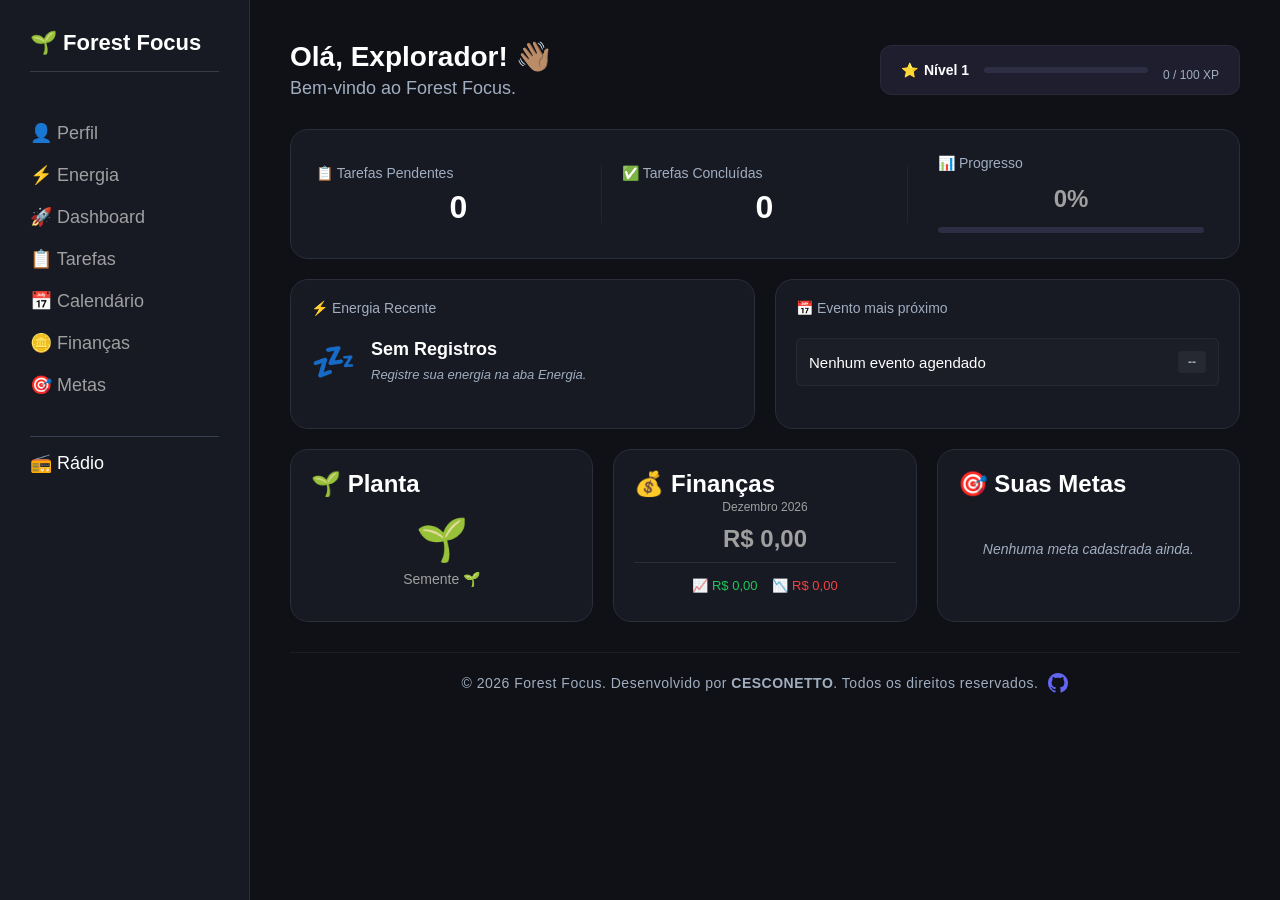
<file: index.html>
<!DOCTYPE html>
<html lang="pt-BR">
<head>
  <meta charset="UTF-8">
  <meta name="viewport" content="width=device-width, initial-scale=1.0">
  <title>Dashboard - Forest Focus 1.5v</title>
  <link rel="icon" type="image/png" href="assets/img/favicon.png">
  <link rel="stylesheet" href="assets/css/style.css">
  <link rel="manifest" href="./manifest.json">
<meta name="theme-color" content="#1a1a2e">

</head>
<body>

  <div class="container">

    <aside class="sidebar">
      <h2>🌱 Forest Focus </h2>

      <button class="menu-toggle" aria-label="Abrir menu">
        Menu <span class="menu-icon">❯</span>
      </button>

      <nav>
        <a href="pages/perfil.html">👤 Perfil</a>
        <a href="pages/energia.html">⚡ Energia</a>
        <a href="#">🚀 Dashboard</a>
        <a href="pages/tarefas.html">📋 Tarefas</a>
        <a href="pages/calendario.html">📅 Calendário</a>
        <a href="pages/financas.html">🪙 Finanças</a>
        <a href="pages/metas.html">🎯 Metas</a>
        <a href="https://youtu.be/IvgZ4maSn4c" target="_blank" style="margin-top: 20px; color: #ffffff; border-top: 1px solid #374151; padding-top: 15px;">
          📻 Rádio
        </a>
      </nav>
    </aside>

    <main class="main-content">

      <header style="display: flex; justify-content: space-between; align-items: center; margin-bottom: 30px; width: 100%;">
        <div>
          <h1 style="margin: 0; font-size: 28px; color: #fff;"> Olá, Explorador! 👋🏽</h1>
          <p style="margin: 5px 0 0 0; color: #a0aec0;">Bem-vindo ao Forest Focus.</p>
        </div>
        
        <div class="user-level-top" style="display: flex; align-items: center; gap: 15px; background: #1e1e2f; padding: 12px 20px; border-radius: 12px; min-width: 360px; border: 1px solid rgba(255,255,255,0.05);">
          <span style="font-size: 14px; font-weight: bold; color: #fff; white-space: nowrap; display: flex; align-items: center; gap: 6px;">
            ⭐ <span id="levelText" style="font-size: 14px; font-weight: bold; color: #fff; margin: 0; padding: 0; line-height: 1;">Nível 1</span>
          </span>
          <div class="progress-bar" style="flex-grow: 1; min-width: 120px; height: 6px; background: #2d2d44; border-radius: 3px; overflow: hidden; margin: 0;">
            <div id="levelFill" style="height: 100%; background: #f59e0b; width: 70%;"></div>
          </div>
          <span id="xpText" style="font-size: 12px; color: #a0aec0; font-weight: 500; white-space: nowrap;">70/100 XP</span>
        </div>
      </header>

      <section class="cards" style="display: flex; flex-direction: column; gap: 20px; width: 100%;">

        <!-- 1. BLOCO UNIFICADO DO TOPO (Métricas de Tarefas e Progresso) -->
        <div class="card card-dash" style="display: grid; grid-template-columns: repeat(3, 1fr); gap: 20px; align-items: center; padding: 25px; min-height: auto;">
          <div class="metric-item" style="text-align: center; border-right: 1px solid rgba(255,255,255,0.05);">
            <h3 style="margin: 0 0 10px 0; font-size: 14px; color: #a0aec0; font-weight: 500;">📋 Tarefas Pendentes</h3>
            <p id="taskCounter" class="dash-number" style="margin: 0; font-size: 32px; font-weight: bold; color: #fff; line-height: 1;">0</p>
          </div>
          
          <div class="metric-item" style="text-align: center; border-right: 1px solid rgba(255,255,255,0.05);">
            <h3 style="margin: 0 0 10px 0; font-size: 14px; color: #a0aec0; font-weight: 500;">✅ Tarefas Concluídas</h3>
            <p id="completedCounter" class="dash-number" style="margin: 0; font-size: 32px; font-weight: bold; color: #fff; line-height: 1;">0</p>
          </div>

          <div class="metric-item" style="text-align: center; padding: 0 10px;">
            <h3 style="margin: 0 0 10px 0; font-size: 14px; color: #a0aec0; font-weight: 500;">📊 Progresso</h3>
            <p id="progressText" class="dash-number" style="font-size: 24px; font-weight: bold; margin: 0 0 10px 0; text-align: center;">0%</p>
            <div class="progress-bar" style="width: 100%; height: 6px; background: #2d2d44; border-radius: 3px; overflow: hidden; margin: 0 auto;">
              <div id="progressFill" style="height: 100%; background: #6366f1; width: 0%;"></div>
            </div>
          </div>
        </div>

        <!-- 2. NOVA LINHA DO MEIO: ENERGIA & CALENDÁRIO (GRID 2 COLUNAS) -->
        <div style="display: grid; grid-template-columns: repeat(2, 1fr); gap: 20px; width: 100%;">
          
          <!-- Card de Estado de Energia Recente -->
          <div class="card card-dash" style="min-height: 150px; display: flex; flex-direction: column; justify-content: center; padding: 20px;">
            <h3 style="margin: 0; font-size: 14px; color: #a0aec0; font-weight: 500; align-self: flex-start;">⚡ Energia Recente</h3>
            <div id="dashEnergyStatus" style="display: flex; align-items: center; gap: 15px; margin-top: auto; margin-bottom: auto;">
              <span id="dashEnergyEmoji" style="font-size: 36px;">🔋</span>
              <div>
                <h4 id="dashEnergyLabel" style="margin: 0; font-size: 18px; color: #fff; font-weight: bold;">Carregando...</h4>
                <p id="dashEnergyNote" style="margin: 5px 0 0 0; font-size: 13px; color: #a0aec0; font-style: italic; white-space: nowrap; overflow: hidden; text-overflow: ellipsis; max-width: 250px;">"Buscando último registro..."</p>
              </div>
            </div>
          </div>

          <!-- Card de Compromisso Mais Próximo -->
          <div class="card card-dash" style="min-height: 150px; display: flex; flex-direction: column; justify-content: center; padding: 20px;">
            <h3 style="margin: 0; font-size: 14px; color: #a0aec0; font-weight: 500; align-self: flex-start;">📅 Evento mais próximo</h3>
            <div id="dashNextEvent" style="margin-top: auto; margin-bottom: auto; width: 100%;">
              <div style="display: flex; justify-content: space-between; align-items: center; padding: 12px; background: rgba(255,255,255,0.02); border-radius: 6px; border: 1px solid rgba(255,255,255,0.05);">
                <span id="dashEventTitle" style="font-size: 15px; font-weight: 500; color: #fff;">Nenhum evento agendado</span>
                <span id="dashEventBadge" style="font-size: 12px; color: #3182ce; background: rgba(49,130,206,0.1); padding: 4px 10px; border-radius: 4px; font-weight: bold;">--</span>
              </div>
            </div>
          </div>

        </div>

        <!-- 3. TRES CARDS DO INFERIOR (PERMANECEM IGUAIS EM GRID 3 COLUNAS) -->
        <div style="display: grid; grid-template-columns: repeat(3, 1fr); gap: 20px; width: 100%;">
          
          <!-- Card Planta -->
          <div class="card card-dash" style="display: flex; flex-direction: column; justify-content: space-between; min-height: 160px; padding: 20px;">
            <h3 style="margin: 0; text-align: left;">🌱 Planta</h3>
            <div style="margin-top: auto; margin-bottom: auto; text-align: center; width: 100%;">
              <div id="plantStage" style="font-size: 42px; margin: 5px 0;">🌱</div>
              <p id="plantProgress" style="color: var(--text-muted); font-size: 14px; margin: 0; font-weight: 500;">Brotando...</p>
            </div>
          </div>

          <!-- Card Finanças -->
          <div class="card card-dash" style="display: flex; flex-direction: column; justify-content: space-between; min-height: 160px; padding: 20px;">
            <h3 style="margin: 0; text-align: left;">💰 Finanças</h3>
            <div style="margin-top: auto; margin-bottom: auto; text-align: center; width: 100%;">
              <p id="financeMonth" style="color: var(--text-muted); font-size: 12px; margin: 0;">Junho 2026</p>
              <p id="balanceText" style="font-size: 24px; font-weight: bold; margin: 5px 0;">R$ 0,00</p>
              <div class="finance-summary" style="margin-top: 5px; display: flex; gap: 15px; justify-content: center;">
                <span id="incomeText" style="font-size: 13px;">📈 R$ 0,00</span>
                <span id="expenseText" style="font-size: 13px;">📉 R$ 0,00</span>
              </div>
            </div>
          </div>

          <!-- Card Suas Metas -->
          <div class="card card-dash" style="display: flex; flex-direction: column; justify-content: space-between; min-height: 160px; padding: 20px;">
            <h3 style="margin: 0; text-align: left;">🎯 Suas Metas</h3>
            <div id="dashboardGoalsContent" style="margin-top: auto; margin-bottom: auto; width: 100%; display: flex; flex-direction: column; justify-content: center;">
              <p style="color: #a0aec0; font-style: italic; font-size: 14px; margin: 0; text-align: left;">Carregando metas...</p>
            </div>
          </div>

        </div>

      </section>

      <footer class="main-footer" style="display: flex; justify-content: center; align-items: center; gap: 10px; padding: 20px 0; margin-top: 30px; border-top: 1px solid rgba(255,255,255,0.05);">
        <p style="margin: 0; color: #a0aec0; font-size: 14px;">
          &copy; 2026 Forest Focus. Desenvolvido por <strong>CESCONETTO</strong>. Todos os direitos reservados.
        </p>
        <a href="https://github.com/ViniCesco" target="_blank" title="Ver meu GitHub" style="display: flex; align-items: center; text-decoration: none; transition: transform 0.2s ease;">
          <svg height="20" width="20" viewBox="0 0 16 16" fill="#6366f1" style="cursor: pointer;" onmouseover="this.style.fill='#818cf8'" onmouseout="this.style.fill='#6366f1'">
            <path d="M8 0C3.58 0 0 3.58 0 8c0 3.54 2.29 6.53 5.47 7.59.4.07.55-.17.55-.38 0-.19-.01-.82-.01-1.49-2.01.37-2.53-.49-2.69-.94-.09-.23-.48-.94-.82-1.13-.28-.15-.68-.52-.01-.53.63-.01 1.08.58 1.23.82.72 1.21 1.87.87 2.33.66.07-.52.28-.87.51-1.07-1.78-.2-3.64-.89-3.64-3.95 0-.87.31-1.59.82-2.15-.08-.2-.36-1.02.08-2.12 0 0 .67-.21 2.2.82.64-.18 1.32-.27 2-.27.68 0 1.36.09 2 .27 1.53-1.04 2.2-.82 2.2-.82.44 1.1.16 1.92.08 2.12.51.56.82 1.27.82 2.15 0 3.07-1.87 3.75-3.65 3.95.29.25.54.73.54 1.48 0 1.07-.01 1.93-.01 2.2 0 .21.15.46.55.38A8.013 8.013 0 0016 8c0-4.42-3.58-8-8-8z"></path>
          </svg>
        </a>
      </footer>

    </main>
  </div>

  <script src="assets/js/dashboard.js"></script>

</body>
</html>
</file>
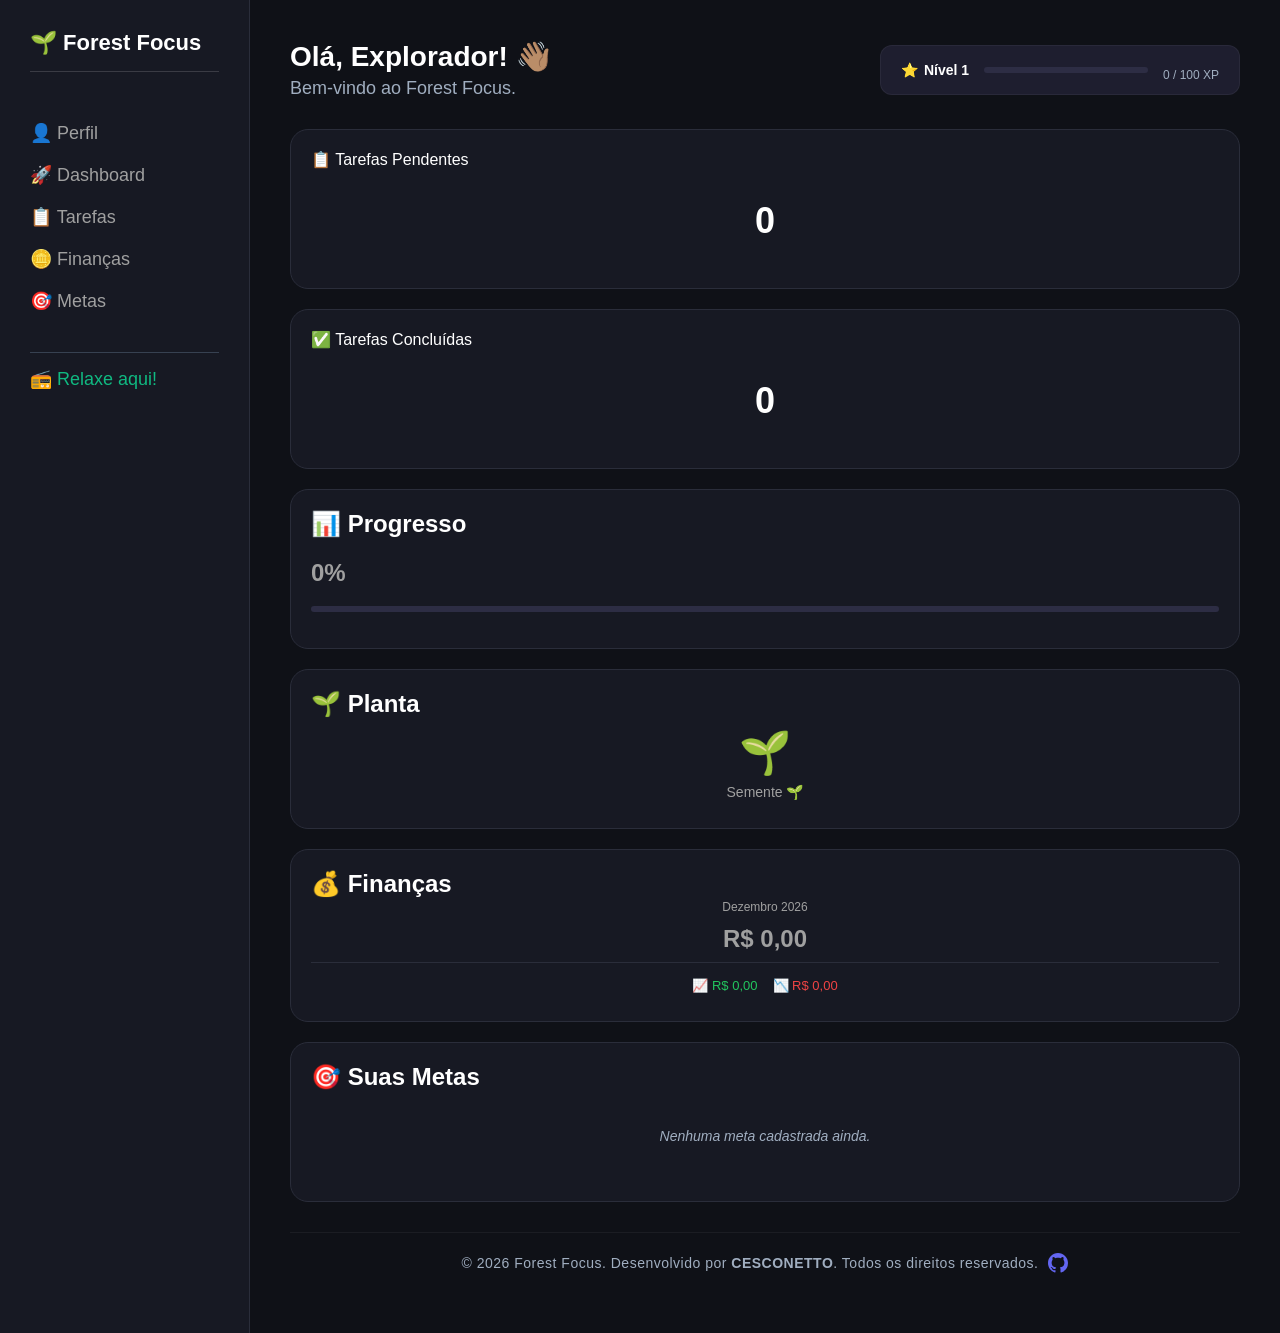
<file: pages/index.html>
<!DOCTYPE html>
<html lang="pt-BR">
<head>
  <meta charset="UTF-8">
  <meta name="viewport" content="width=device-width, initial-scale=1.0">
  <title>Dashboard - Forest Focus</title>
  <link class="icon" type="image/png" href="../assets/img/favicon.png">
  <link rel="stylesheet" href="../assets/css/style.css">
</head>
<body>

  <div class="container">

    <aside class="sidebar">
      <h2>🌱 Forest Focus</h2>
      <nav>
        <a href="perfil.html">👤 Perfil</a>
        <a href="index.html">🚀 Dashboard</a>
        <a href="tarefas.html">📋 Tarefas</a>
        <a href="financas.html">🪙 Finanças</a>
        <a href="metas.html">🎯 Metas</a>

        <a href="https://www.youtube.com/watch?v=WpcsGddAj6o" target="_blank" style="margin-top: 20px; color: #10b981; border-top: 1px solid #374151; padding-top: 15px;">
          📻 Relaxe aqui!
        </a>
      </nav>
    </aside>

    <main class="main-content">

      <header style="display: flex; justify-content: space-between; align-items: center; margin-bottom: 30px; width: 100%;">
        <div>
          <h1 style="margin: 0; font-size: 28px; color: #fff;"> Olá, Explorador! 👋🏽</h1>
          <p style="margin: 5px 0 0 0; color: #a0aec0;">Bem-vindo ao Forest Focus.</p>
        </div>
        
        <div class="user-level-top" style="display: flex; align-items: center; gap: 15px; background: #1e1e2f; padding: 12px 20px; border-radius: 12px; min-width: 360px; border: 1px solid rgba(255,255,255,0.05);">
          <span style="font-size: 14px; font-weight: bold; color: #fff; white-space: nowrap; display: flex; align-items: center; gap: 6px;">
            ⭐ <span id="levelText" style="font-size: 14px; font-weight: bold; color: #fff; margin: 0; padding: 0; line-height: 1;">Nível 1</span>
          </span>
          <div class="progress-bar" style="flex-grow: 1; min-width: 120px; height: 6px; background: #2d2d44; border-radius: 3px; overflow: hidden; margin: 0;">
            <div id="levelFill" style="height: 100%; background: #f59e0b; width: 70%;"></div>
          </div>
          <span id="xpText" style="font-size: 12px; color: #a0aec0; font-weight: 500; white-space: nowrap;">70/100 XP</span>
        </div>
      </header>

      <section class="cards">

        <div class="card card-dash" style="display: flex; flex-direction: column; justify-content: flex-start; min-height: 160px; padding: 20px;">
          <h3 style="margin: 0 0 5px 0; font-size: 16px; color: #fff; font-weight: 500; text-align: left; width: 100%;">📋 Tarefas Pendentes</h3>
          <div style="display: flex; justify-content: center; align-items: center; flex-grow: 1; width: 100%;">
            <p id="taskCounter" class="dash-number" style="margin: 0; font-size: 36px; font-weight: bold; color: #fff; line-height: 1; text-align: center;">0</p>
          </div>
        </div>

        <div class="card card-dash" style="display: flex; flex-direction: column; justify-content: flex-start; min-height: 160px; padding: 20px;">
          <h3 style="margin: 0 0 5px 0; font-size: 16px; color: #fff; font-weight: 500; text-align: left; width: 100%;">✅ Tarefas Concluídas</h3>
          <div style="display: flex; justify-content: center; align-items: center; flex-grow: 1; width: 100%;">
            <p id="completedCounter" class="dash-number" style="margin: 0; font-size: 36px; font-weight: bold; color: #fff; line-height: 1; text-align: center;">0</p>
          </div>
        </div>

        <div class="card card-dash" style="display: flex; flex-direction: column; justify-content: space-between; min-height: 160px; padding: 20px;">
          <h3 style="margin: 0; text-align: left;">📊 Progresso</h3>
          <div style="margin-top: auto; margin-bottom: auto; width: 100%;">
            <p id="progressText" class="dash-number" style="font-size: 24px; font-weight: bold; margin: 0 0 10px 0; text-align: left;">0%</p>
            <div class="progress-bar" style="width: 100%; height: 6px; background: #2d2d44; border-radius: 3px; overflow: hidden;">
              <div id="progressFill" style="height: 100%; background: #6366f1; width: 0%;"></div>
            </div>
          </div>
        </div>

        <div class="card card-dash" style="display: flex; flex-direction: column; justify-content: space-between; min-height: 160px; padding: 20px;">
          <h3 style="margin: 0;">🌱 Planta</h3>
          <div style="margin-top: auto; margin-bottom: auto; text-align: center; width: 100%;">
            <div id="plantStage" style="font-size: 42px; margin: 5px 0;">🌱</div>
            <p id="plantProgress" style="color: var(--text-muted); font-size: 14px; margin: 0; font-weight: 500;">Brotando...</p>
          </div>
        </div>

        <div class="card card-dash" style="display: flex; flex-direction: column; justify-content: space-between; min-height: 160px; padding: 20px;">
          <h3 style="margin: 0;">💰 Finanças</h3>
          <div style="margin-top: auto; margin-bottom: auto; text-align: center; width: 100%;">
            <p id="financeMonth" style="color: var(--text-muted); font-size: 12px; margin: 0;">Junho 2026</p>
            <p id="balanceText" style="font-size: 24px; font-weight: bold; margin: 5px 0;">R$ 0,00</p>
            <div class="finance-summary" style="margin-top: 5px; display: flex; gap: 15px; justify-content: center;">
              <span id="incomeText" style="font-size: 13px;">📈 R$ 0,00</span>
              <span id="expenseText" style="font-size: 13px;">📉 R$ 0,00</span>
            </div>
          </div>
        </div>

        <div class="card card-dash" style="display: flex; flex-direction: column; justify-content: space-between; min-height: 160px; padding: 20px;">
          <h3 style="margin: 0; text-align: left;">🎯 Suas Metas</h3>
          <div id="dashboardGoalsContent" style="margin-top: auto; margin-bottom: auto; width: 100%; display: flex; flex-direction: column; justify-content: center;">
            <p style="color: #a0aec0; font-style: italic; font-size: 14px; margin: 0; text-align: left;">Carregando metas...</p>
          </div>
        </div>

      </section>

      <footer class="main-footer" style="display: flex; justify-content: center; align-items: center; gap: 10px; padding: 20px 0; margin-top: 30px; border-top: 1px solid rgba(255,255,255,0.05);">
        <p style="margin: 0; color: #a0aec0; font-size: 14px;">
          &copy; 2026 Forest Focus. Desenvolvido por <strong>CESCONETTO</strong>. Todos os direitos reservados.
        </p>
        <a href="https://github.com/ViniCesco" target="_blank" title="Ver meu GitHub" style="display: flex; align-items: center; text-decoration: none; transition: transform 0.2s ease;">
          <svg height="20" width="20" viewBox="0 0 16 16" fill="#6366f1" style="cursor: pointer;" onmouseover="this.style.fill='#818cf8'" onmouseout="this.style.fill='#6366f1'">
            <path d="M8 0C3.58 0 0 3.58 0 8c0 3.54 2.29 6.53 5.47 7.59.4.07.55-.17.55-.38 0-.19-.01-.82-.01-1.49-2.01.37-2.53-.49-2.69-.94-.09-.23-.48-.94-.82-1.13-.28-.15-.68-.52-.01-.53.63-.01 1.08.58 1.23.82.72 1.21 1.87.87 2.33.66.07-.52.28-.87.51-1.07-1.78-.2-3.64-.89-3.64-3.95 0-.87.31-1.59.82-2.15-.08-.2-.36-1.02.08-2.12 0 0 .67-.21 2.2.82.64-.18 1.32-.27 2-.27.68 0 1.36.09 2 .27 1.53-1.04 2.2-.82 2.2-.82.44 1.1.16 1.92.08 2.12.51.56.82 1.27.82 2.15 0 3.07-1.87 3.75-3.65 3.95.29.25.54.73.54 1.48 0 1.07-.01 1.93-.01 2.2 0 .21.15.46.55.38A8.013 8.013 0 0016 8c0-4.42-3.58-8-8-8z"></path>
          </svg>
        </a>
      </footer>

    </main>
  </div>

  <script src="../assets/js/dashboard.js"></script>
</body>
</html>
</file>
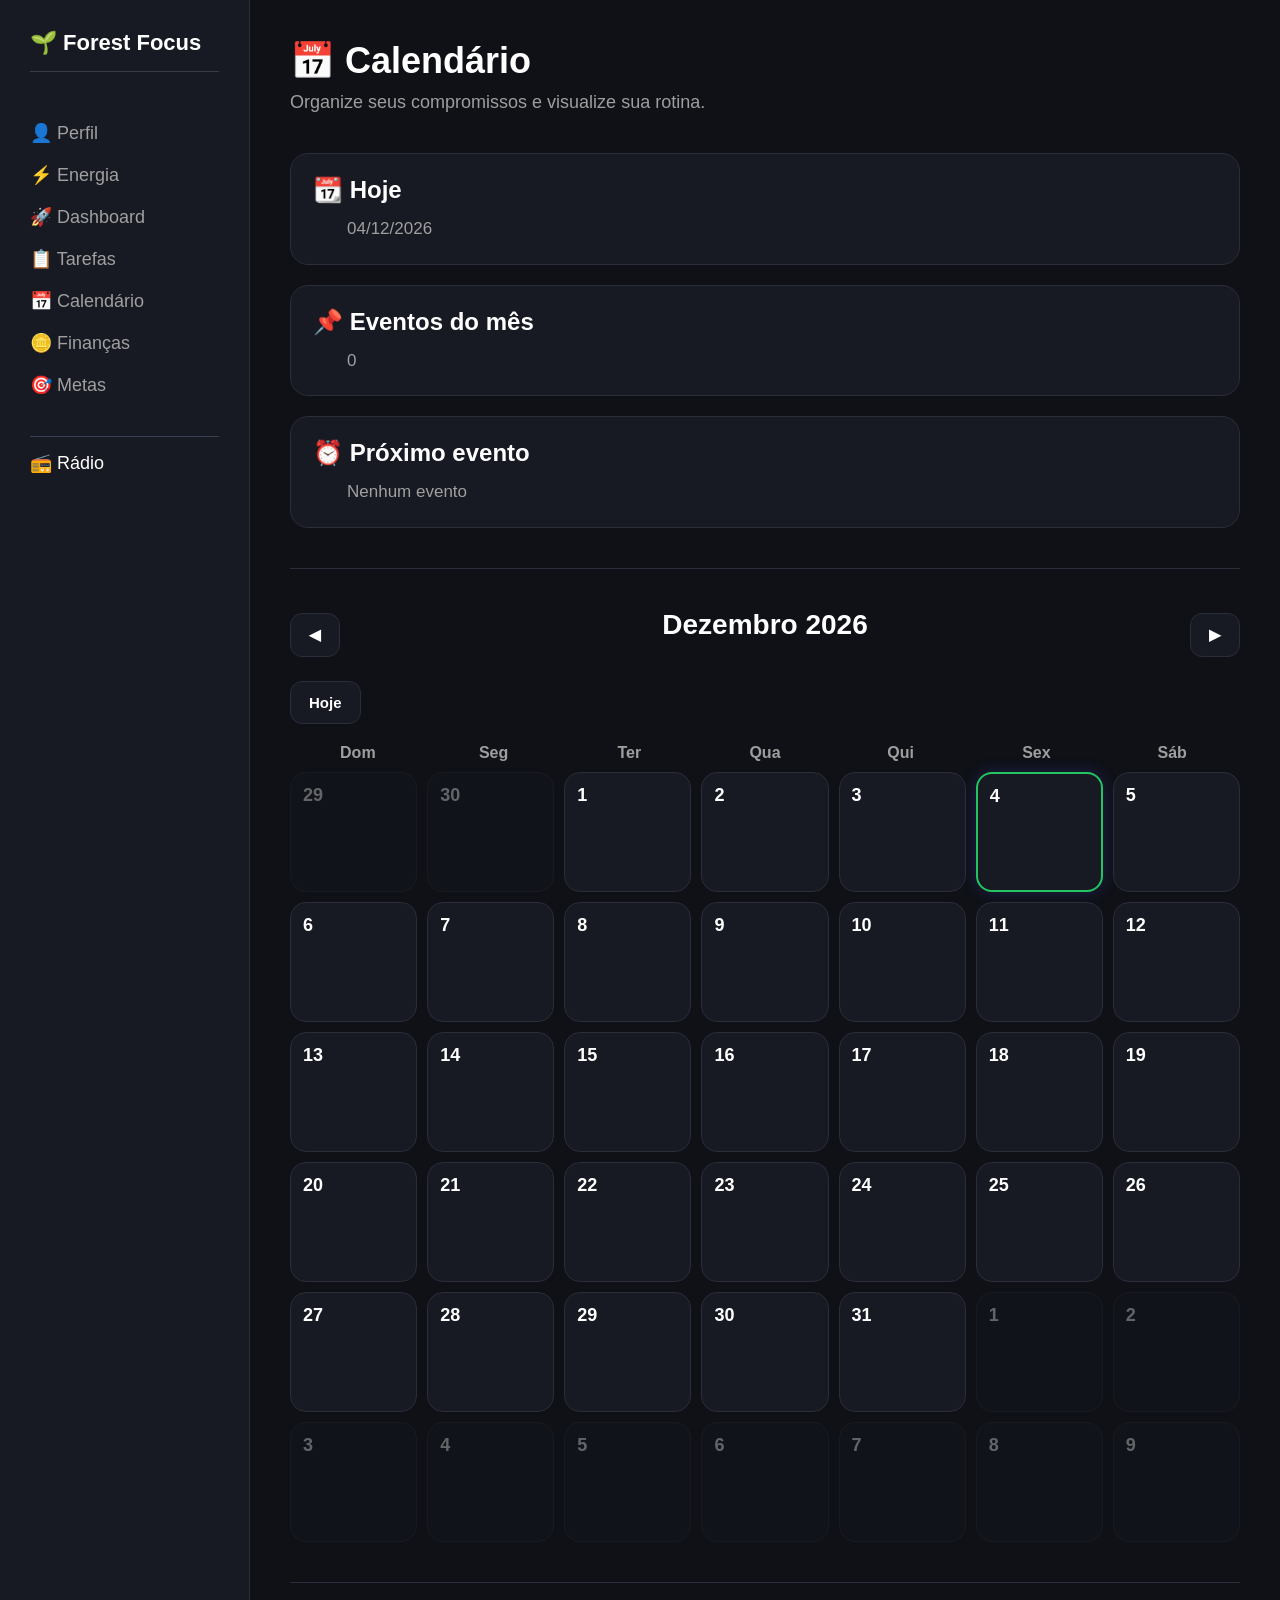
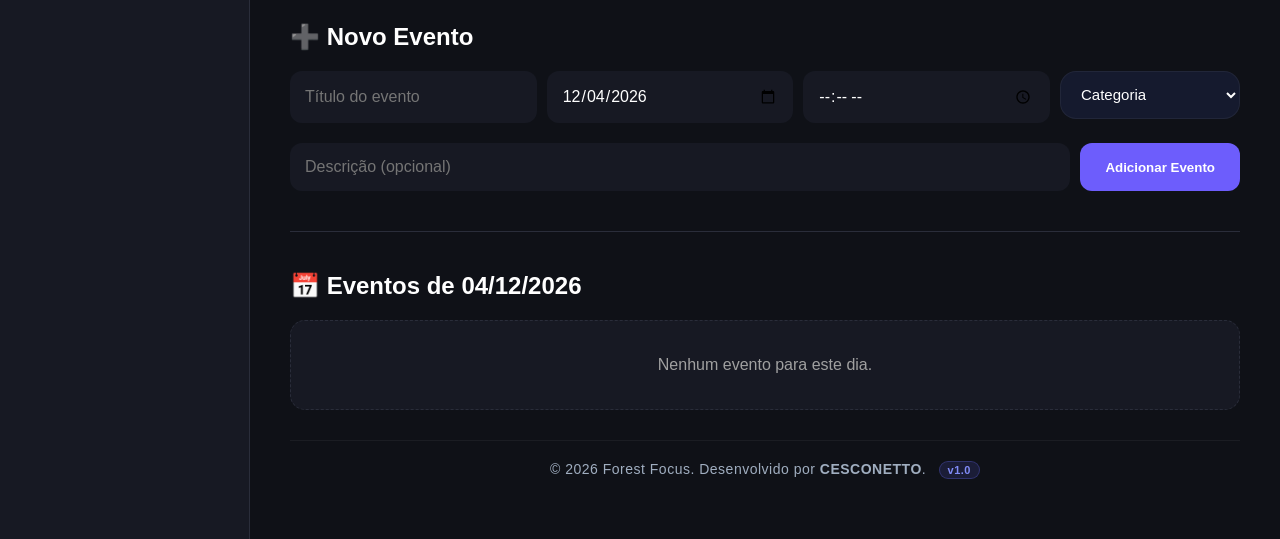
<file: pages/calendario.html>
<!DOCTYPE html>
<html lang="pt-BR">

<head>
    <meta charset="UTF-8">
    <meta name="viewport" content="width=device-width, initial-scale=1.0">
    <title>Calendário - Forest Focus</title>

    <link rel="icon" type="image/png" href="../assets/img/favicon.png">
    <link rel="stylesheet" href="../assets/css/style.css">
</head>

<body>

<div class="container">

    <!-- Sidebar -->

    <aside class="sidebar">

        <h2>🌱 Forest Focus</h2>

        <button class="menu-toggle" aria-label="Abrir menu">
            Menu <span class="menu-icon">❯</span>
        </button>

        <nav>
            <a href="perfil.html">👤 Perfil</a>
            <a href="energia.html">⚡ Energia</a>
            <a href="../index.html">🚀 Dashboard</a>
            <a href="tarefas.html">📋 Tarefas</a>
            <a href="calendario.html">📅 Calendário</a>
            <a href="financas.html">🪙 Finanças</a>
            <a href="metas.html">🎯 Metas</a>
            <a href="https://youtu.be/IvgZ4maSn4c" target="_blank" style="margin-top: 20px; color: #ffffff; border-top: 1px solid #374151; padding-top: 15px;">
                📻 Rádio
            </a>
        </nav>
    </aside>

    <!-- Conteúdo -->

    <main class="main-content">

        <header>

            <h1>📅 Calendário</h1>

            <p>Organize seus compromissos e visualize sua rotina.</p>

        </header>


        <section class="cards">

            <div class="card">

                <h3>📆 Hoje</h3>

                <p id="todayCard">--/--/----</p>

            </div>

            <div class="card">

                <h3>📌 Eventos do mês</h3>

                <p id="monthEvents">0</p>

            </div>

            <div class="card">

                <h3>⏰ Próximo evento</h3>

                <p id="nextEvent">Nenhum evento</p>

            </div>

        </section>

        <div class="section-divider"></div>

        <section class="tasks">

            <div class="calendar-header">

                <button id="prevMonth">
                    ◀
                </button>

                <h2 id="calendarTitle">
                    Junho 2026
                </h2>

                <button id="nextMonth">
                    ▶
                </button>

            </div>

            <button id="todayButton">
                Hoje
            </button>

            <div class="calendar-weekdays">

                <div>Dom</div>
                <div>Seg</div>
                <div>Ter</div>
                <div>Qua</div>
                <div>Qui</div>
                <div>Sex</div>
                <div>Sáb</div>

            </div>

            <div id="calendarGrid" class="calendar-grid">

            </div>

        </section>

        <div class="section-divider"></div>

        <section class="tasks">

            <h2>➕ Novo Evento</h2>

            <div class="task-input">

                <input
                    type="text"
                    id="eventTitle"
                    placeholder="Título do evento">

                <input
                    type="date"
                    id="eventDate">

                <input
                    type="time"
                    id="eventTime">

                <select id="eventCategory">

                    <option selected disabled>

                        Categoria

                    </option>

                    <option>📚 Estudos</option>

                    <option>💼 Trabalho</option>

                    <option>❤️ Saúde</option>

                    <option>🏋 Academia</option>

                    <option>🎮 Lazer</option>

                    <option>💰 Pagamento</option>

                    <option>📌 Outros</option>

                </select>

            </div>

            <div class="task-input">

                <input
                    type="text"
                    id="eventDescription"
                    placeholder="Descrição (opcional)">

                <button id="addEventButton">

                    Adicionar Evento

                </button>

            </div>

        </section>

        <div class="section-divider"></div>

        <section class="tasks">

            <h2 id="selectedDateTitle">

                📅 Eventos do Dia

            </h2>

            <div id="eventList">

            </div>

        </section>

        <footer class="main-footer" style="display:flex;justify-content:center;align-items:center;gap:12px;padding:20px 0;margin-top:30px;border-top:1px solid rgba(255,255,255,.05);flex-wrap:wrap;text-align:center;">

            <p style="margin:0;color:#a0aec0;font-size:14px;">

                &copy; 2026 Forest Focus.
                Desenvolvido por <strong>CESCONETTO</strong>.

                <span style="display:inline-block;margin-left:8px;font-size:11px;background:rgba(99,102,241,.15);color:#818cf8;padding:2px 8px;border-radius:12px;font-weight:600;border:1px solid rgba(99,102,241,.3);">

                    v1.0

                </span>

            </p>

        </footer>

    </main>

</div>

<script src="../assets/js/calendario.js"></script>

</body>

</html>
</file>
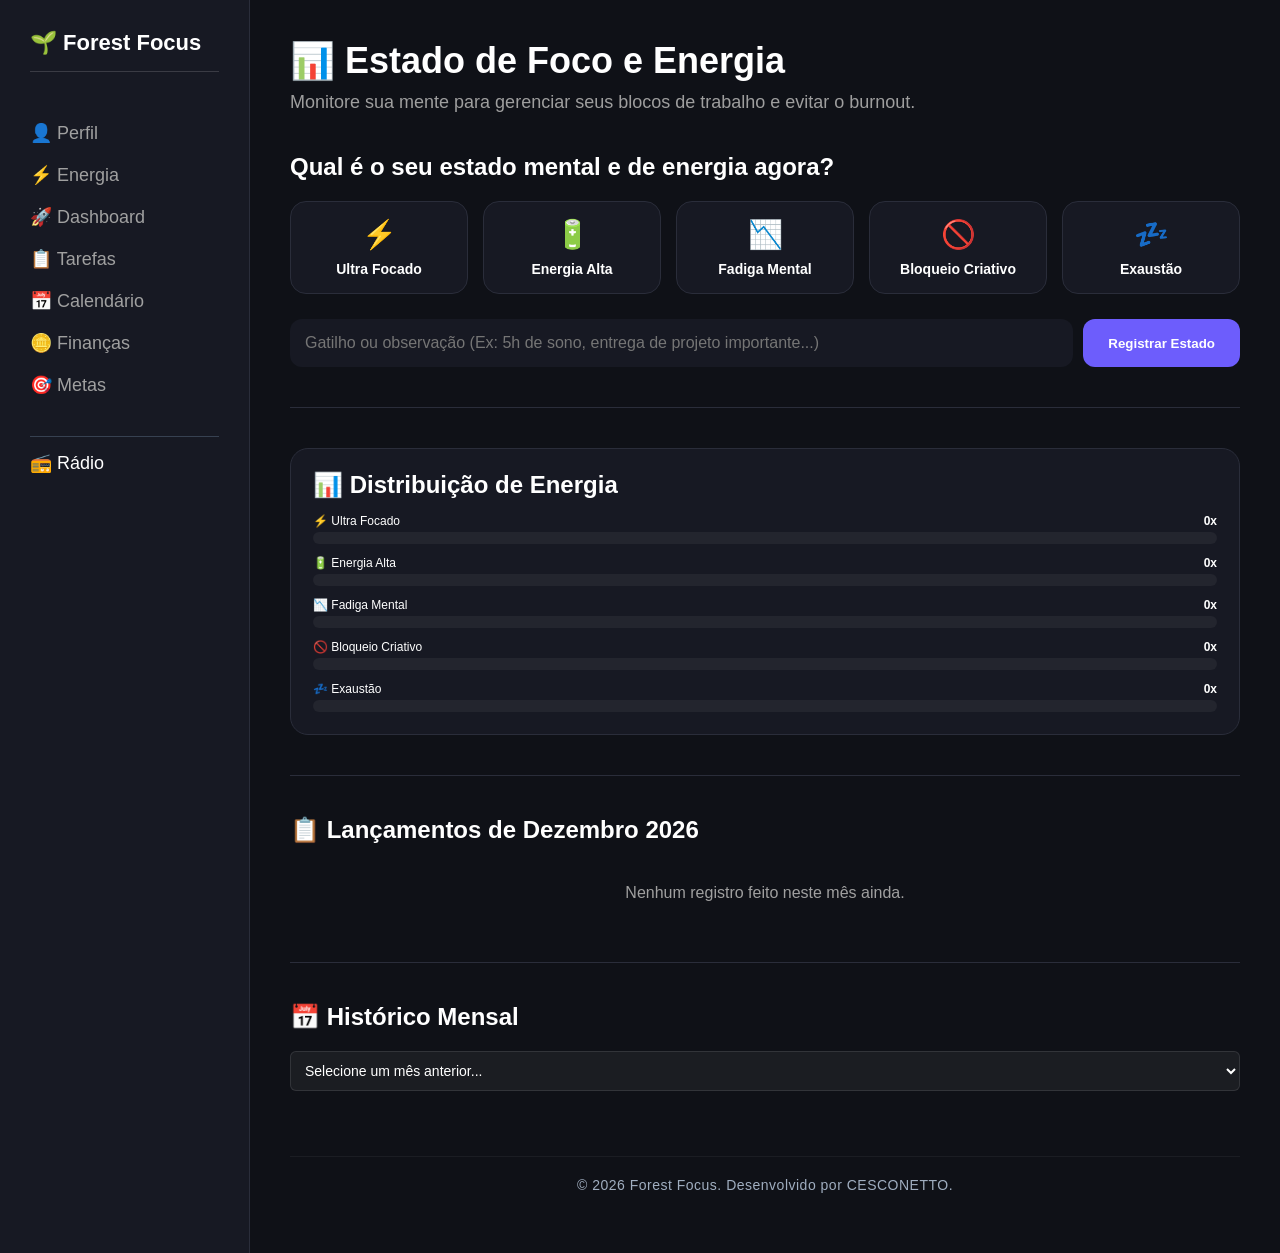
<file: pages/energia.html>
<!DOCTYPE html>
<html lang="pt-BR">

<head>
    <meta charset="UTF-8">
    <meta name="viewport" content="width=device-width, initial-scale=1.0">
    <title>Estado de Energia - Forest Focus</title>
    <link rel="icon" type="image/png" href="../assets/img/favicon.png">
    <link rel="stylesheet" href="../assets/css/style.css">
</head>

<body>

<div class="container">

    <aside class="sidebar">
        <h2>🌱 Forest Focus</h2>

        <button class="menu-toggle" aria-label="Abrir menu">
            Menu <span class="menu-icon">❯</span>
        </button>

        <nav>
            <a href="perfil.html">👤 Perfil</a>
            <a href="energia.html">⚡ Energia</a>
            <a href="../index.html">🚀 Dashboard</a>
            <a href="tarefas.html">📋 Tarefas</a>
            <a href="calendario.html">📅 Calendário</a>
            <a href="financas.html">🪙 Finanças</a>
            <a href="metas.html">🎯 Metas</a>
            <a href="https://youtu.be/IvgZ4maSn4c" target="_blank" style="margin-top: 20px; color: #ffffff; border-top: 1px solid #374151; padding-top: 15px;">
                📻 Rádio
            </a>
        </nav>
    </aside>

    <main class="main-content">

        <header>
            <h1>📊 Estado de Foco e Energia</h1>
            <p>Monitore sua mente para gerenciar seus blocos de trabalho e evitar o burnout.</p>
        </header>

        <section class="tasks">
            <h2>Qual é o seu estado mental e de energia agora?</h2>
            
            <div class="mood-selector">
                <button class="mood-btn" data-mood="Ultra Focado" title="Ultra Focado">
                    <span class="mood-emoji">⚡</span>
                    <span class="mood-label">Ultra Focado</span>
                </button>
                <button class="mood-btn" data-mood="Energia Alta" title="Energia Alta">
                    <span class="mood-emoji">🔋</span>
                    <span class="mood-label">Energia Alta</span>
                </button>
                <button class="mood-btn" data-mood="Fadiga Mental" title="Fadiga Mental">
                    <span class="mood-emoji">📉</span>
                    <span class="mood-label">Fadiga Mental</span>
                </button>
                <button class="mood-btn" data-mood="Bloqueio Criativo" title="Bloqueio Criativo">
                    <span class="mood-emoji">🚫</span>
                    <span class="mood-label">Bloqueio Criativo</span>
                </button>
                <button class="mood-btn" data-mood="Exaustão" title="Exaustão">
                    <span class="mood-emoji">💤</span>
                    <span class="mood-label">Exaustão</span>
                </button>
            </div>

            <div class="task-input" style="margin-top: 25px;">
                <input type="text" id="moodNote" placeholder="Gatilho ou observação (Ex: 5h de sono, entrega de projeto importante...)">
                <button id="saveMoodButton">Registrar Estado</button>
            </div>
        </section>

        <div class="section-divider"></div>

        <section class="cards" style="display: grid; grid-template-columns: 1fr; gap: 20px;">
            <div class="card">
                <h3>📊 Distribuição de Energia</h3>
                <div id="moodChartContainer" style="display: flex; flex-direction: column; gap: 12px; margin-top: 15px;"></div>
            </div>
        </section>

        <div class="section-divider"></div>

        <section class="tasks">
            <h2 id="currentMonthHeader">📋 Lançamentos do Mês</h2>
            <div id="currentMonthList" class="mood-history-list"></div>
        </section>

        <div class="section-divider"></div>

        <section class="tasks">
            <h2>📅 Histórico Mensal</h2>
            <div style="margin: 15px 0;">
                <select id="monthFilter" style="width: 100%; padding: 10px; background: rgba(255,255,255,0.05); border: 1px solid rgba(255,255,255,0.1); border-radius: 6px; color: #fff; font-size: 14px; cursor: pointer;">
                    <option value="">Selecione um mês anterior...</option>
                </select>
            </div>
            <div id="archivedMonthList" class="mood-history-list"></div>
        </section>

        <footer class="main-footer" style="display:flex;justify-content:center;align-items:center;padding:20px 0;margin-top:30px;border-top:1px solid rgba(255,255,255,.05);">
            <p style="margin:0;color:#a0aec0;font-size:14px;">
                &copy; 2026 Forest Focus. Desenvolvido por CESCONETTO.
            </p>
        </footer>

    </main>

</div>

<script src="../assets/js/energia.js"></script>
</body>
</html>
</file>
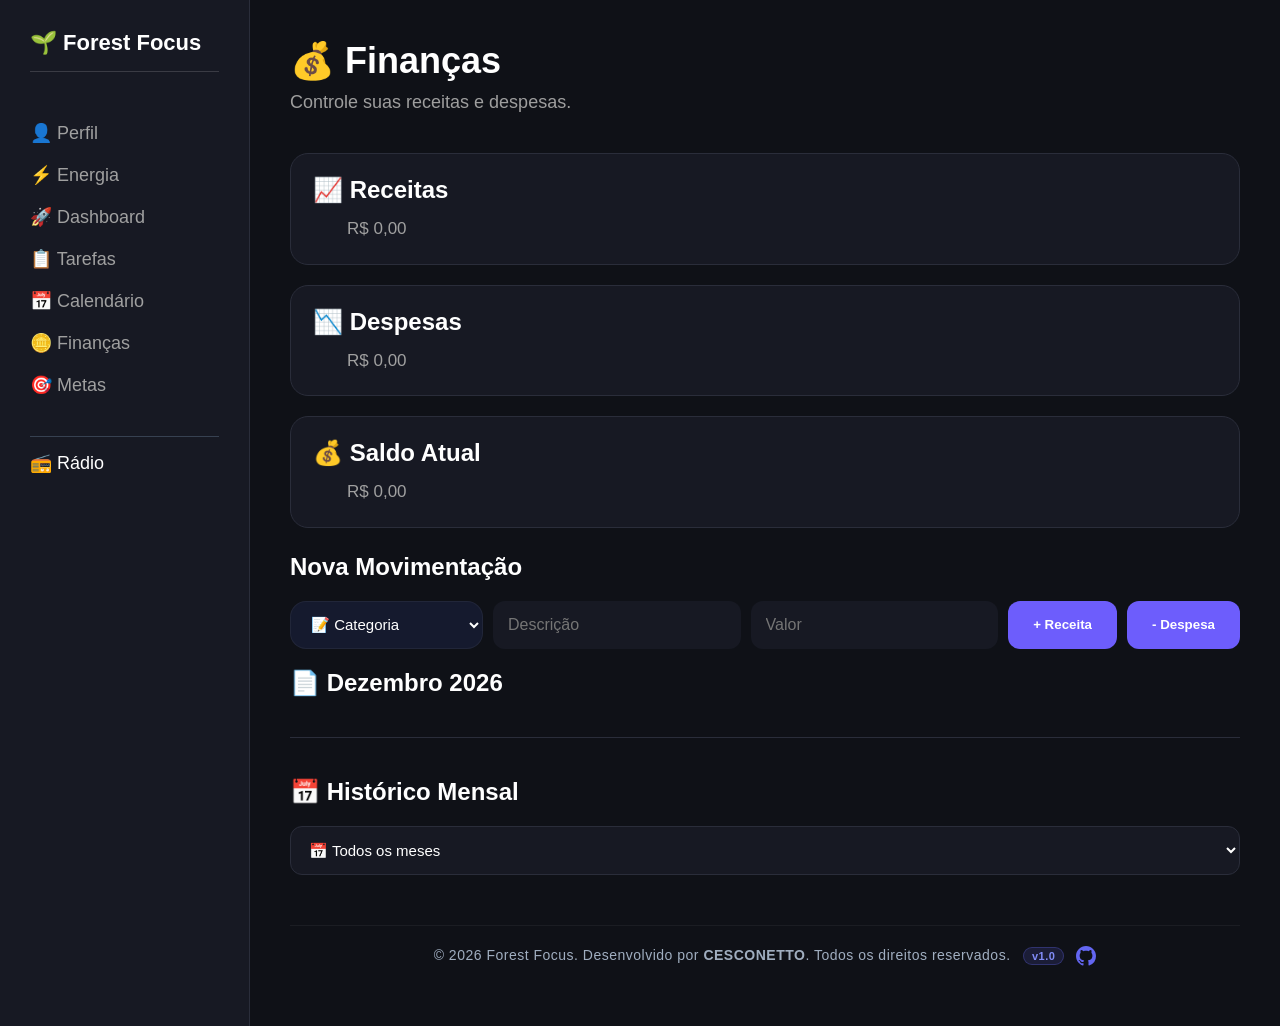
<file: pages/financas.html>
<!DOCTYPE html>
<html lang="pt-BR">
<head>
  <meta charset="UTF-8">
  <meta name="viewport" content="width=device-width, initial-scale=1.0">
  <title>Finanças - Forest Focus</title>
  <link rel="icon" type="image/png" href="../assets/img/favicon.png">
  <link rel="stylesheet" href="../assets/css/style.css">
</head>
<body>

  <div class="container">

    <aside class="sidebar">
      <h2>🌱 Forest Focus</h2>

      <button class="menu-toggle" aria-label="Abrir menu">
        Menu <span class="menu-icon">❯</span>
      </button>

      <nav>
        <a href="perfil.html">👤 Perfil</a>
        <a href="energia.html">⚡ Energia</a>
        <a href="../index.html">🚀 Dashboard</a>
        <a href="tarefas.html">📋 Tarefas</a>
        <a href="calendario.html">📅 Calendário</a>
        <a href="financas.html">🪙 Finanças</a>
        <a href="metas.html">🎯 Metas</a>
        <a href="https://youtu.be/IvgZ4maSn4c" target="_blank" style="margin-top: 20px; color: #ffffff; border-top: 1px solid #374151; padding-top: 15px;">
          📻 Rádio
        </a>
      </nav>
    </aside>

    <main class="main-content">
      <header>
        <h1>💰 Finanças</h1>
        <p>Controle suas receitas e despesas.</p>
      </header>

      <section class="cards">
        <div class="card">
          <h3>📈 Receitas</h3>
          <p id="incomeTotal">R$ 0,00</p>
        </div>
        <div class="card">
          <h3>📉 Despesas</h3>
          <p id="expenseTotal">R$ 0,00</p>
        </div>
        <div class="card">
          <h3>💰 Saldo Atual</h3>
          <p id="financeBalance">R$ 0,00</p>
        </div>
      </section>

      <section class="tasks">
        <h2>Nova Movimentação</h2>
        <div class="task-input">
          <select id="financeCategory">
            <option value="" selected disabled>📝 Categoria</option>
            <option value="Salário">💰 Salário</option>
            <option value="Extra">💵 Ganhos extras</option>
            <option value="Investimentos">📊 Investimentos</option>
            <option value="Fixo">🎯 Contas fixas</option>
            <option value="Moradia">🏠 Moradia</option>
            <option value="Mercado">🛒 Mercado</option>
            <option value="Alimentação">🍔 Alimentação</option>
            <option value="Saúde">❤️ Saúde</option>
            <option value="Educação">🎓 Educação</option>
            <option value="Transporte">🚌 Transporte</option>
            <option value="Lazer">🎮 Lazer</option>
            <option value="Pix">💲 Pix</option>
            <option value="Cartão de crédito">💳 Cartão de crédito</option>
            <option value="Outros">📦 Outros</option>
          </select>
          
          <input type="text" id="financeDescription" placeholder="Descrição">
          <input type="number" id="financeValue" placeholder="Valor">
          
          <button type="button" onclick="addIncome()">+ Receita</button>
          <button type="button" onclick="addExpense()">- Despesa</button>
        </div>
      </section>  

      <section class="tasks">
        <h2 id="currentMonthTitle">📄 Últimos Lançamentos</h2>
        <div id="financeHistory"></div>
        <button id="toggleFinanceHistory" onclick="toggleFinanceHistory()">
          <span id="toggleFinanceIcon">▼</span>
          <span id="toggleFinanceText">Mostrar mais</span>
        </button>
      </section>

      <div class="section-divider"></div>

      <section class="tasks">
        <h2>📅 Histórico Mensal</h2>
        <select id="monthFilter" onchange="renderMonthlyHistory()">
          <option value="all">↘️ Todos os meses</option>
        </select>
        <div id="monthlyHistory"></div>
      </section>

      <footer class="main-footer" style="display: flex; justify-content: center; align-items: center; gap: 12px; padding: 20px 0; margin-top: 30px; border-top: 1px solid rgba(255,255,255,0.05); flex-wrap: wrap; text-align: center;">
        <p style="margin: 0; color: #a0aec0; font-size: 14px;">
          &copy; 2026 Forest Focus. Desenvolvido por <strong>CESCONETTO</strong>. Todos os direitos reservados.
          <span style="display: inline-block; margin-left: 8px; font-size: 11px; background: rgba(99, 102, 241, 0.15); color: #818cf8; padding: 2px 8px; border-radius: 12px; font-weight: 600; border: 1px solid rgba(99, 102, 241, 0.3);">v1.0</span>
        </p>
        
        <a href="https://github.com/ViniCesco" target="_blank" title="Ver meu GitHub" style="display: flex; align-items: center; text-decoration: none; transition: transform 0.2s ease;" onmouseover="this.style.transform='translateY(-2px)'" onmouseout="this.style.transform='translateY(0)'">
          <svg height="20" width="20" viewBox="0 0 16 16" fill="#6366f1" style="cursor: pointer; transition: fill 0.2s;" onmouseover="this.style.fill='#818cf8'" onmouseout="this.style.fill='#6366f1'">
            <path d="M8 0C3.58 0 0 3.58 0 8c0 3.54 2.29 6.53 5.47 7.59.4.07.55-.17.55-.38 0-.19-.01-.82-.01-1.49-2.01.37-2.53-.49-2.69-.94-.09-.23-.48-.94-.82-1.13-.28-.15-.68-.52-.01-.53.63-.01 1.08.58 1.23.82.72 1.21 1.87.87 2.33.66.07-.52.28-.87.51-1.07-1.78-.2-3.64-.89-3.64-3.95 0-.87.31-1.59.82-2.15-.08-.2-.36-1.02.08-2.12 0 0 .67-.21 2.2.82.64-.18 1.32-.27 2-.27.68 0 1.36.09 2 .27 1.53-1.04 2.2-.82 2.2-.82.44 1.1.16 1.92.08 2.12.51.56.82 1.27.82 2.15 0 3.07-1.87 3.75-3.65 3.95.29.25.54.73.54 1.48 0 1.07-.01 1.93-.01 2.2 0 .21.15.46.55.38A8.013 8.013 0 0016 8c0-4.42-3.58-8-8-8z"></path>
          </svg>
        </a>
      </footer>

    </main>
  </div>

  <script src="../assets/js/financas.js"></script>
</body>
</html>
</file>
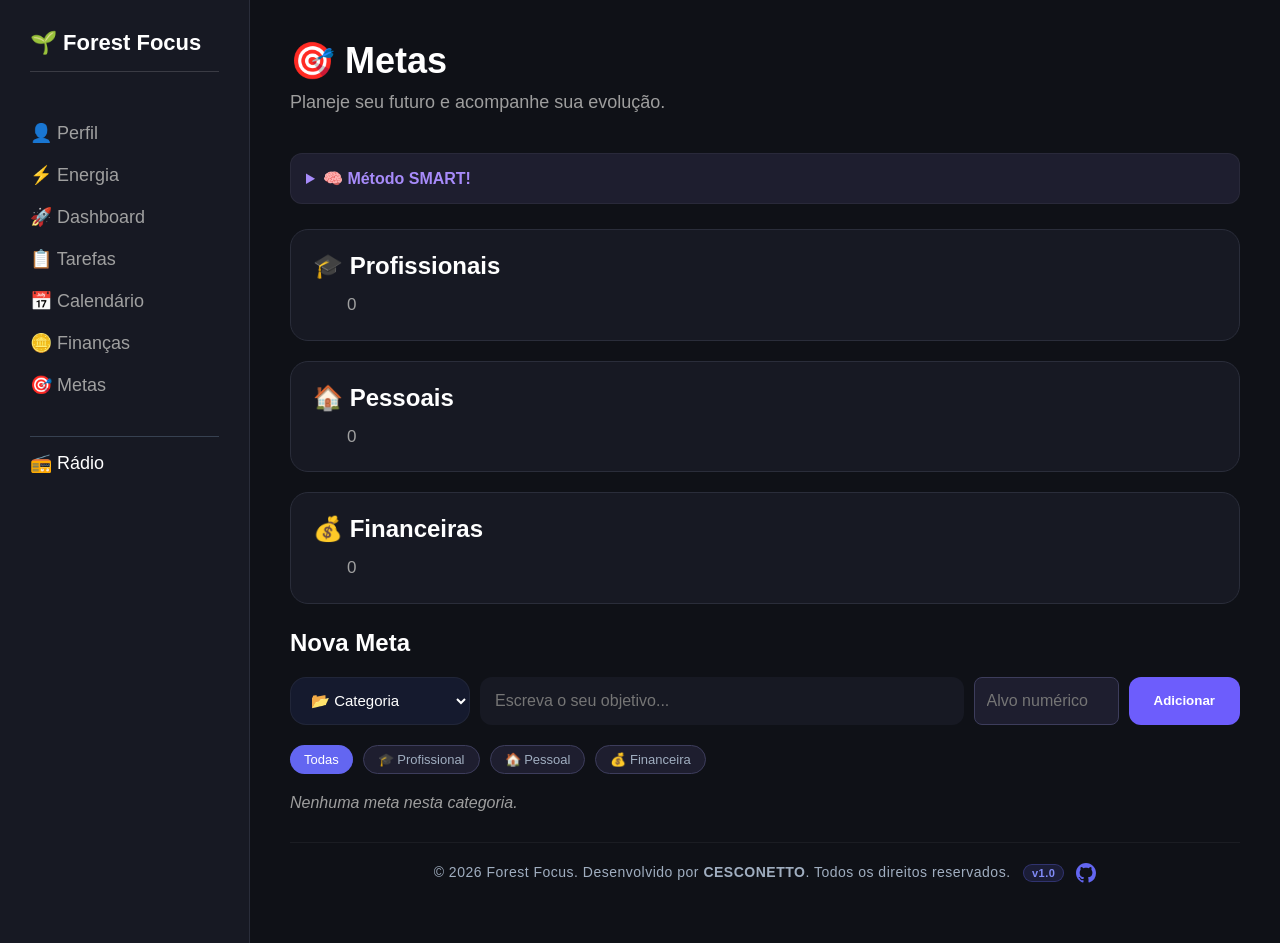
<file: pages/metas.html>
<!DOCTYPE html>
<html lang="pt-BR">
<head>
  <meta charset="UTF-8">
  <meta name="viewport" content="width=device-width, initial-scale=1.0">
  <title>Metas - Forest Focus</title>
  <link rel="icon" type="image/png" href="../assets/img/favicon.png">
  <link rel="stylesheet" href="../assets/css/style.css">
</head>
<body>

  <div class="container">

    <aside class="sidebar">
      <h2>🌱 Forest Focus</h2>
      
      <button class="menu-toggle" aria-label="Abrir menu">
        Menu <span class="menu-icon">❯</span>
      </button>

      <nav>
        <a href="perfil.html">👤 Perfil</a>
        <a href="energia.html">⚡ Energia</a>
        <a href="../index.html">🚀 Dashboard</a>
        <a href="tarefas.html">📋 Tarefas</a>
        <a href="calendario.html">📅 Calendário</a>
        <a href="financas.html">🪙 Finanças</a>
        <a href="metas.html">🎯 Metas</a>
        <a href="https://youtu.be/IvgZ4maSn4c" target="_blank" style="margin-top: 20px; color: #ffffff; border-top: 1px solid #374151; padding-top: 15px;">
          📻 Rádio
        </a>
      </nav>
    </aside>

    <main class="main-content">
      <header>
        <h1>🎯 Metas</h1>
        <p>Planeje seu futuro e acompanhe sua evolução.</p>
      </header>

      <details class="smart-guide" style="background: #1e1e2f; padding: 15px; border-radius: 12px; margin-bottom: 25px; border: 1px solid rgba(255,255,255,0.05);">
        <summary style="cursor: pointer; font-weight: bold; color: #a78bfa;">🧠 Método SMART!</summary>
        <div class="smart-content" style="margin-top: 10px; display: flex; flex-direction: column; gap: 8px; color: #a0aec0; font-size: 14px;">
          <p><strong>S</strong> - 🎯 Specific (Específica): O que exatamente você quer alcançar?</p>
          <p><strong>M</strong> - 📊 Measurable (Mensurável): Qual o número ou métrica que define o seu sucesso?</p>
          <p><strong>A</strong> - 💪 Achievable (Atingível): A meta é realista com os seus recursos atuais?</p>
          <p><strong>R</strong> - 🚀 Relevant (Relevante): Por que essa meta importa para você hoje?</p>
          <p><strong>T</strong> - ⏱️ Time-bound (Temporal): Qual é o prazo final exato para a entrega?</p>
        </div>
      </details>

      <section class="cards">
        <div class="card card-dash">
          <h3>🎓 Profissionais</h3>
          <div class="card-body-center">
            <p id="professionalGoalsCounter" class="dash-number">0</p>
          </div>
        </div>

        <div class="card card-dash">
          <h3>🏠 Pessoais</h3>
          <div class="card-body-center">
            <p id="personalGoalsCounter" class="dash-number">0</p>
          </div>
        </div>

        <div class="card card-dash">
          <h3>💰 Financeiras</h3>
          <div class="card-body-center">
            <p id="financialGoalsCounter" class="dash-number">0</p>
          </div>
        </div>
      </section>

      <section class="tasks">
        <h2>Nova Meta</h2>
        <div class="task-input">
          <select id="goalCategory">
            <option value="" selected disabled>📂 Categoria</option>
            <option value="Profissional">🎓 Profissional</option>
            <option value="Pessoal">🏠 Pessoal</option>
            <option value="Financeira">💰 Financeira</option>
          </select>

          <input type="text" id="goalInput" placeholder="Escreva o seu objetivo...">
          <input type="number" id="goalTarget" placeholder="Alvo numérico" style="max-width: 145px; padding: 12px; background: #1e1e2f; border: 1px solid #3d3d5c; border-radius: 8px; color: #fff;">

          <button onclick="addGoal()">Adicionar</button>
        </div>
      </section>

      <section class="tasks">
        <div class="goal-filters" style="display: flex; gap: 10px; margin-bottom: 20px;">
          <button onclick="filterGoals('Todas')" class="filter-btn active" style="background: #6366f1; color: #fff; border: none; padding: 6px 14px; border-radius: 20px; cursor: pointer; font-size: 13px; font-weight: 500; transition: 0.2s;">Todas</button>
          <button onclick="filterGoals('Profissional')" class="filter-btn" style="background: #1e1e2f; color: #a0aec0; border: 1px solid #3d3d5c; padding: 6px 14px; border-radius: 20px; cursor: pointer; font-size: 13px; font-weight: 500; transition: 0.2s;">🎓 Profissional</button>
          <button onclick="filterGoals('Pessoal')" class="filter-btn" style="background: #1e1e2f; color: #a0aec0; border: 1px solid #3d3d5c; padding: 6px 14px; border-radius: 20px; cursor: pointer; font-size: 13px; font-weight: 500; transition: 0.2s;">🏠 Pessoal</button>
          <button onclick="filterGoals('Financeira')" class="filter-btn" style="background: #1e1e2f; color: #a0aec0; border: 1px solid #3d3d5c; padding: 6px 14px; border-radius: 20px; cursor: pointer; font-size: 13px; font-weight: 500; transition: 0.2s;">💰 Financeira</button>
        </div>

        <ul id="goalList" style="display: flex; flex-direction: column; gap: 15px; padding: 0; list-style: none;"></ul>
      </section>

      <footer class="main-footer" style="display: flex; justify-content: center; align-items: center; gap: 12px; padding: 20px 0; margin-top: 30px; border-top: 1px solid rgba(255,255,255,0.05); flex-wrap: wrap; text-align: center;">
        <p style="margin: 0; color: #a0aec0; font-size: 14px;">
          &copy; 2026 Forest Focus. Desenvolvido por <strong>CESCONETTO</strong>. Todos os direitos reservados.
          <span style="display: inline-block; margin-left: 8px; font-size: 11px; background: rgba(99, 102, 241, 0.15); color: #818cf8; padding: 2px 8px; border-radius: 12px; font-weight: 600; border: 1px solid rgba(99, 102, 241, 0.3);">v1.0</span>
        </p>
        
        <a href="https://github.com/ViniCesco" target="_blank" title="Ver meu GitHub" style="display: flex; align-items: center; text-decoration: none; transition: transform 0.2s ease;" onmouseover="this.style.transform='translateY(-2px)'" onmouseout="this.style.transform='translateY(0)'">
          <svg height="20" width="20" viewBox="0 0 16 16" fill="#6366f1" style="cursor: pointer; transition: fill 0.2s;" onmouseover="this.style.fill='#818cf8'" onmouseout="this.style.fill='#6366f1'">
            <path d="M8 0C3.58 0 0 3.58 0 8c0 3.54 2.29 6.53 5.47 7.59.4.07.55-.17.55-.38 0-.19-.01-.82-.01-1.49-2.01.37-2.53-.49-2.69-.94-.09-.23-.48-.94-.82-1.13-.28-.15-.68-.52-.01-.53.63-.01 1.08.58 1.23.82.72 1.21 1.87.87 2.33.66.07-.52.28-.87.51-1.07-1.78-.2-3.64-.89-3.64-3.95 0-.87.31-1.59.82-2.15-.08-.2-.36-1.02.08-2.12 0 0 .67-.21 2.2.82.64-.18 1.32-.27 2-.27.68 0 1.36.09 2 .27 1.53-1.04 2.2-.82 2.2-.82.44 1.1.16 1.92.08 2.12.51.56.82 1.27.82 2.15 0 3.07-1.87 3.75-3.65 3.95.29.25.54.73.54 1.48 0 1.07-.01 1.93-.01 2.2 0 .21.15.46.55.38A8.013 8.013 0 0016 8c0-4.42-3.58-8-8-8z"></path>
          </svg>
        </a>
      </footer>
    </main>

  </div>
  
  <script src="../assets/js/metas.js"></script>
</body>
</html>
</file>
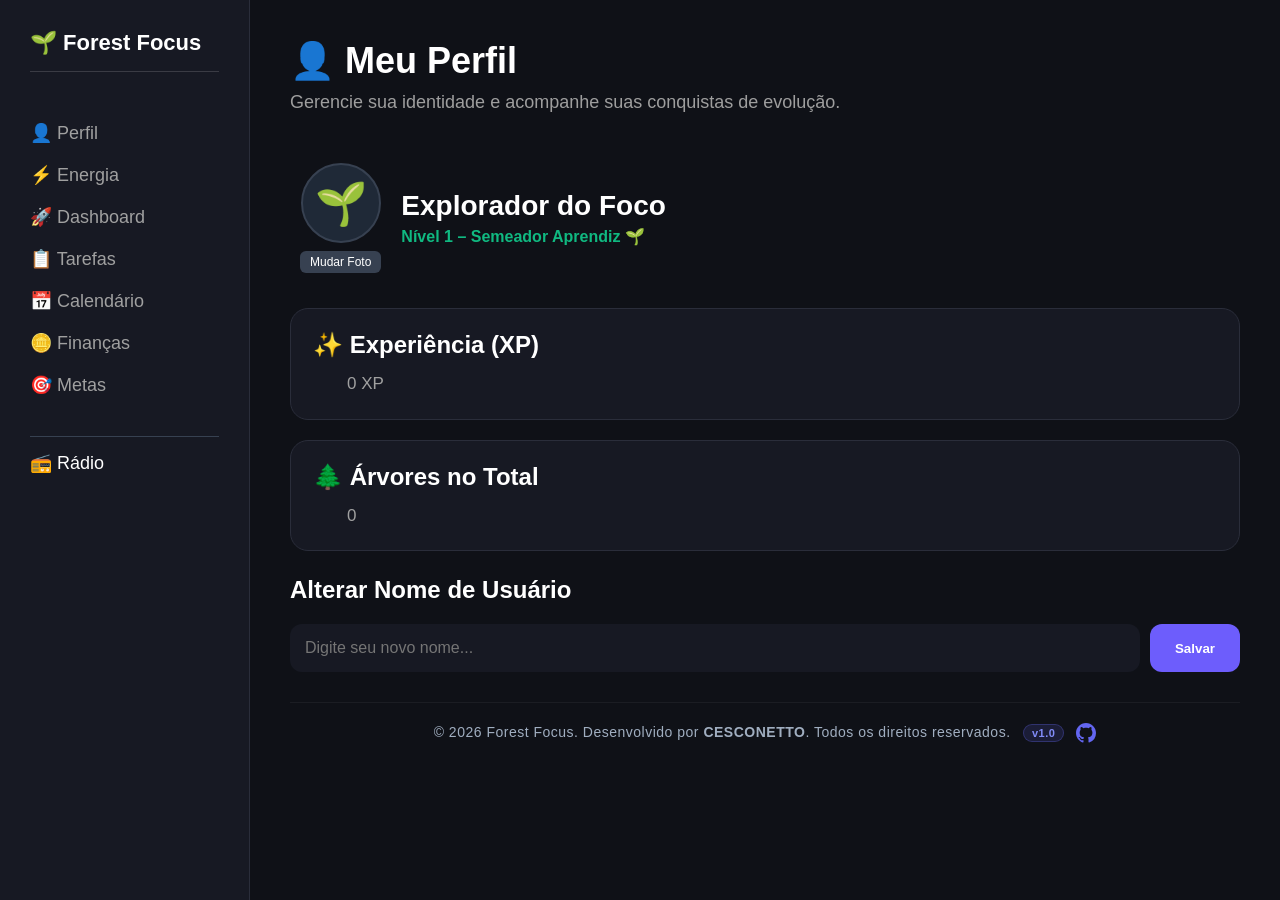
<file: pages/perfil.html>
<!DOCTYPE html>
<html lang="pt-BR">
<head>
  <meta charset="UTF-8">
  <meta name="viewport" content="width=device-width, initial-scale=1.0">
  <title>Perfil - Forest Focus</title>
  <link rel="icon" type="image/png" href="../assets/img/favicon.png">
  <link rel="stylesheet" href="../assets/css/style.css">
</head>
<body>

  <div class="container">

    <aside class="sidebar">
      <h2>🌱 Forest Focus</h2>

      <button class="menu-toggle" aria-label="Abrir menu">
        Menu <span class="menu-icon">❯</span>
      </button>

      <nav>
        <a href="perfil.html">👤 Perfil</a>
        <a href="energia.html">⚡ Energia</a>
        <a href="../index.html">🚀 Dashboard</a>
        <a href="tarefas.html">📋 Tarefas</a>
        <a href="calendario.html">📅 Calendário</a>
        <a href="financas.html">🪙 Finanças</a>
        <a href="metas.html">🎯 Metas</a>
        <a href="https://youtu.be/IvgZ4maSn4c" target="_blank" style="margin-top: 20px; color: #ffffff; border-top: 1px solid #374151; padding-top: 15px;">
          📻 Rádio
        </a>
      </nav>
    </aside>

    <main class="main-content">
      <header>
        <h1>👤 Meu Perfil</h1>
        <p>Gerencie sua identidade e acompanhe suas conquistas de evolução.</p>
      </header>
    
      <section class="tasks">
        <div style="display: flex; align-items: center; gap: 20px; padding: 10px;">
          
          <div class="avatar-wrapper" style="display: flex; flex-direction: column; align-items: center; gap: 8px;">
            <div id="profileAvatarDisplay" class="avatar-circle">🌱</div>
            <button onclick="openAvatarModal()" class="btn-mudar-foto">Mudar Foto</button>
          </div>

          <div>
            <h2 id="profileNameDisplay" style="margin: 0; font-size: 28px;">Explorador do Foco</h2>
            <p id="profileTitleDisplay" style="margin: 5px 0 0 0; font-weight: bold;"></p>
          </div>

        </div>
      </section>

      <div id="avatarModal" class="avatar-modal">
        <h3>Escolha seu Avatar:</h3>
        <div class="avatar-options">
          <span onclick="selectAvatar('🌱')">🌱</span>
          <span onclick="selectAvatar('🐶')">🐶</span>
          <span onclick="selectAvatar('🪙')">🪙</span>
          <span onclick="selectAvatar('🧑🏽‍💻')">🧑🏽‍💻</span>
        </div>
      </div>

      <section class="cards">
        <div class="card">
          <h3>✨ Experiência (XP)</h3>
          <p id="profileXP">0 XP</p>
        </div>
        <div class="card">
          <h3>🌲 Árvores no Total</h3>
          <p id="profileTrees">0</p>
        </div>
      </section>

      <section class="tasks">
        <h2>Alterar Nome de Usuário</h2>
        <div class="task-input">
          <input type="text" id="usernameInput" placeholder="Digite seu novo nome...">
          <button onclick="updateUsername()">Salvar</button>
        </div>
      </section>

      <footer class="main-footer" style="display: flex; justify-content: center; align-items: center; gap: 12px; padding: 20px 0; margin-top: 30px; border-top: 1px solid rgba(255,255,255,0.05); flex-wrap: wrap; text-align: center;">
        <p style="margin: 0; color: #a0aec0; font-size: 14px;">
          &copy; 2026 Forest Focus. Desenvolvido por <strong>CESCONETTO</strong>. Todos os direitos reservados.
          <span style="display: inline-block; margin-left: 8px; font-size: 11px; background: rgba(99, 102, 241, 0.15); color: #818cf8; padding: 2px 8px; border-radius: 12px; font-weight: 600; border: 1px solid rgba(99, 102, 241, 0.3);">v1.0</span>
        </p>
        
        <a href="https://github.com/ViniCesco" target="_blank" title="Ver meu GitHub" style="display: flex; align-items: center; text-decoration: none; transition: transform 0.2s ease;" onmouseover="this.style.transform='translateY(-2px)'" onmouseout="this.style.transform='translateY(0)'">
          <svg height="20" width="20" viewBox="0 0 16 16" fill="#6366f1" style="cursor: pointer; transition: fill 0.2s;" onmouseover="this.style.fill='#818cf8'" onmouseout="this.style.fill='#6366f1'">
            <path d="M8 0C3.58 0 0 3.58 0 8c0 3.54 2.29 6.53 5.47 7.59.4.07.55-.17.55-.38 0-.19-.01-.82-.01-1.49-2.01.37-2.53-.49-2.69-.94-.09-.23-.48-.94-.82-1.13-.28-.15-.68-.52-.01-.53.63-.01 1.08.58 1.23.82.72 1.21 1.87.87 2.33.66.07-.52.28-.87.51-1.07-1.78-.2-3.64-.89-3.64-3.95 0-.87.31-1.59.82-2.15-.08-.2-.36-1.02.08-2.12 0 0 .67-.21 2.2.82.64-.18 1.32-.27 2-.27.68 0 1.36.09 2 .27 1.53-1.04 2.2-.82 2.2-.82.44 1.1.16 1.92.08 2.12.51.56.82 1.27.82 2.15 0 3.07-1.87 3.75-3.65 3.95.29.25.54.73.54 1.48 0 1.07-.01 1.93-.01 2.2 0 .21.15.46.55.38A8.013 8.013 0 0016 8c0-4.42-3.58-8-8-8z"></path>
          </svg>
        </a>
      </footer>
    </main>

  </div>

  <script src="../assets/js/perfil.js"></script>
</body>
</html>
</file>
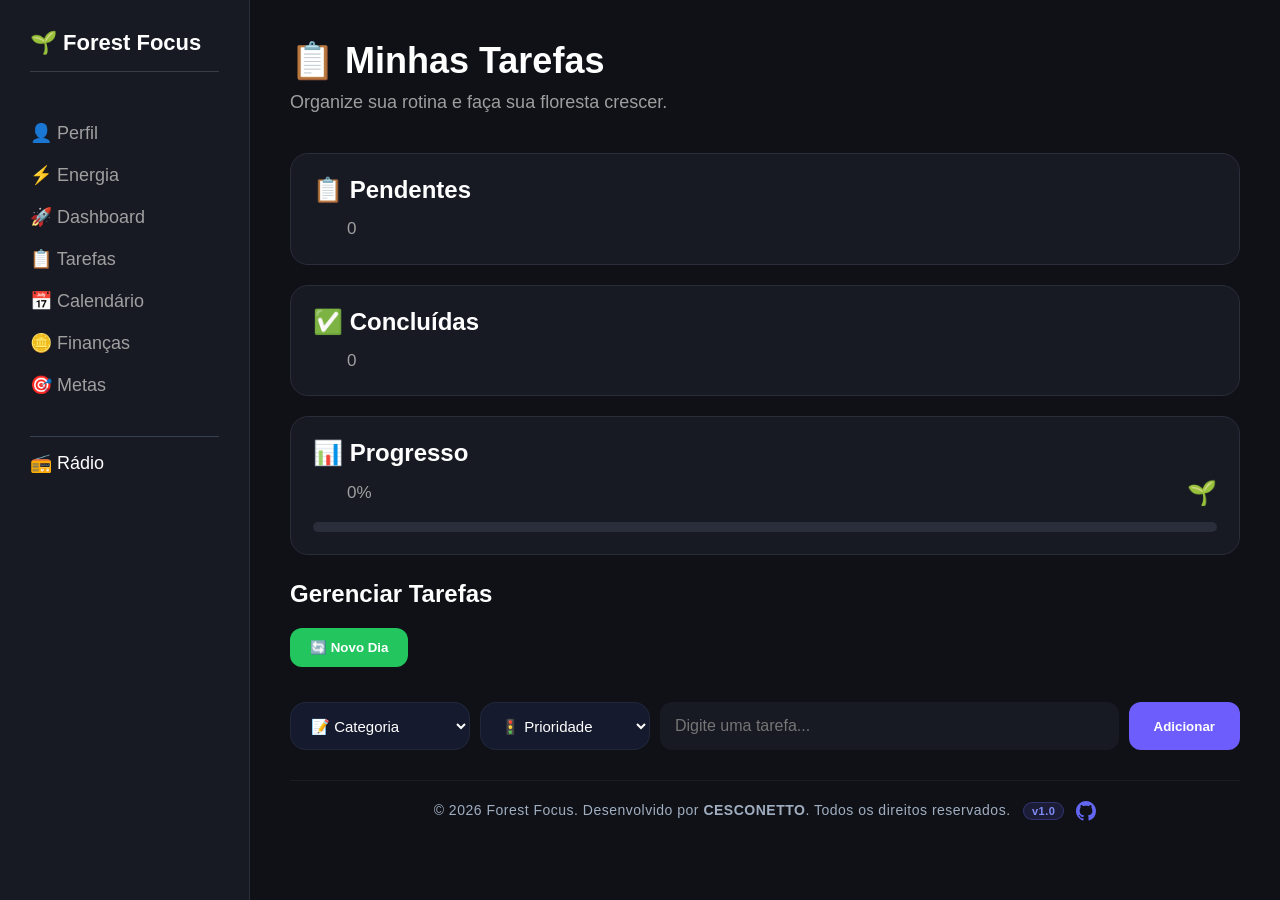
<file: pages/tarefas.html>
<!DOCTYPE html>
<html lang="pt-BR">
<head>
  <meta charset="UTF-8">
  <meta name="viewport" content="width=device-width, initial-scale=1.0">
  <title>Tarefas - Forest Focus</title>
  <link rel="icon" type="image/png" href="../assets/img/favicon.png">
  <link rel="stylesheet" href="../assets/css/style.css">
</head>
<body>

  <div class="container">

    <aside class="sidebar">
      <h2>🌱 Forest Focus</h2>

      <button class="menu-toggle" aria-label="Abrir menu">
        Menu <span class="menu-icon">❯</span>
      </button>

      <nav>
        <a href="perfil.html">👤 Perfil</a>
        <a href="energia.html">⚡ Energia</a>
        <a href="../index.html">🚀 Dashboard</a>
        <a href="tarefas.html">📋 Tarefas</a>
        <a href="calendario.html">📅 Calendário</a>
        <a href="financas.html">🪙 Finanças</a>
        <a href="metas.html">🎯 Metas</a>
        <a href="https://youtu.be/IvgZ4maSn4c" target="_blank" style="margin-top: 20px; color: #ffffff; border-top: 1px solid #374151; padding-top: 15px;">
          📻 Rádio
        </a>
      </nav>
    </aside>

    <main class="main-content">
      <header>
        <h1>📋 Minhas Tarefas</h1>
        <p>Organize sua rotina e faça sua floresta crescer.</p>
      </header>

      <section class="cards">
        <div class="card">
          <h3>📋 Pendentes</h3>
          <p id="taskCounter">0</p>
        </div>

        <div class="card">
          <h3>✅ Concluídas</h3>
          <p id="completedCounter">0</p>
        </div>

        <div class="card">
          <h3>📊 Progresso</h3>
          <div style="display: flex; justify-content: space-between; align-items: center;">
            <p id="progressText">0%</p>
            <span id="plantDisplay" style="font-size: 24px;">🌱</span>
          </div>
          <div class="progress-bar">
            <div id="progressFill"></div>
          </div>
        </div>
      </section>

      <section class="tasks">
        <h2>Gerenciar Tarefas</h2>
        <button id="newDayButton" onclick="startNewDay()">🔄 Novo Dia</button>
      </section>

      <section class="tasks">
        <div class="task-input">
          <select id="taskCategory">
            <option value="" selected disabled>📝 Categoria</option>
            <option value="Pessoal">🎯 Pessoal</option>
            <option value="Estudos">📚 Estudos</option>
            <option value="Trabalho">💼 Trabalho</option>
            <option value="Saúde">🏋️ Saúde</option>
            <option value="Finanças">💰 Finanças</option>
            <option value="Casa">🏠 Casa</option>
          </select>

          <select id="taskPriority">
            <option value="" selected disabled>🚦 Prioridade</option>
            <option value="🔴 Alta">🔴 Alta</option>
            <option value="🟡 Média">🟡 Média</option>
            <option value="🟢 Baixa">🟢 Baixa</option>
          </select>

          <input type="text" id="taskInput" placeholder="Digite uma tarefa...">
          <button onclick="addTask()">Adicionar</button>
        </div>
      </section>

      <section class="tasks">
        <ul id="taskList"></ul>
      </section>

      <footer class="main-footer" style="display: flex; justify-content: center; align-items: center; gap: 12px; padding: 20px 0; margin-top: 30px; border-top: 1px solid rgba(255,255,255,0.05); flex-wrap: wrap; text-align: center;">
        <p style="margin: 0; color: #a0aec0; font-size: 14px;">
          &copy; 2026 Forest Focus. Desenvolvido por <strong>CESCONETTO</strong>. Todos os direitos reservados.
          <span style="display: inline-block; margin-left: 8px; font-size: 11px; background: rgba(99, 102, 241, 0.15); color: #818cf8; padding: 2px 8px; border-radius: 12px; font-weight: 600; border: 1px solid rgba(99, 102, 241, 0.3);">v1.0</span>
        </p>
        
        <a href="https://github.com/ViniCesco" target="_blank" title="Ver meu GitHub" style="display: flex; align-items: center; text-decoration: none; transition: transform 0.2s ease;" onmouseover="this.style.transform='translateY(-2px)'" onmouseout="this.style.transform='translateY(0)'">
          <svg height="20" width="20" viewBox="0 0 16 16" fill="#6366f1" style="cursor: pointer; transition: fill 0.2s;" onmouseover="this.style.fill='#818cf8'" onmouseout="this.style.fill='#6366f1'">
            <path d="M8 0C3.58 0 0 3.58 0 8c0 3.54 2.29 6.53 5.47 7.59.4.07.55-.17.55-.38 0-.19-.01-.82-.01-1.49-2.01.37-2.53-.49-2.69-.94-.09-.23-.48-.94-.82-1.13-.28-.15-.68-.52-.01-.53.63-.01 1.08.58 1.23.82.72 1.21 1.87.87 2.33.66.07-.52.28-.87.51-1.07-1.78-.2-3.64-.89-3.64-3.95 0-.87.31-1.59.82-2.15-.08-.2-.36-1.02.08-2.12 0 0 .67-.21 2.2.82.64-.18 1.32-.27 2-.27.68 0 1.36.09 2 .27 1.53-1.04 2.2-.82 2.2-.82.44 1.1.16 1.92.08 2.12.51.56.82 1.27.82 2.15 0 3.07-1.87 3.75-3.65 3.95.29.25.54.73.54 1.48 0 1.07-.01 1.93-.01 2.2 0 .21.15.46.55.38A8.013 8.013 0 0016 8c0-4.42-3.58-8-8-8z"></path>
          </svg>
        </a>
      </footer>
    </main>

  </div>

  <script src="../assets/js/tarefas.js"></script>
</body>
</html>
</file>
<file: assets/css/style.css>
/* ========================================
   1. CONFIGURAÇÕES GERAIS E VARIÁVEIS
======================================== */
:root {
  --bg-main: #0f1117;
  --bg-card: #171923;
  --bg-select: #151a2e;
  --border-color: #2a2d3a;
  --primary: #4f46e5;
  --primary-hover: #6d5dfc;
  --success: #22c55e;
  --danger: #ef4444;
  --text-white: #ffffff;
  --text-muted: #a0a0a0;
  --text-label: #9e9e9e;
}

* {
  margin: 0;
  padding: 0;
  box-sizing: border-box;
  font-family: Arial, sans-serif;
}

body {
  background: var(--bg-main);
  color: var(--text-white);
}

.section-divider, hr {
  width: 100%;
  height: 1px;
  background: var(--border-color);
  border: none;
  margin: 40px 0;
}

hr {
  margin: 15px 0;
}

/* ========================================
   2. ESTRUTURA BASE E SIDEBAR
======================================== */
.container {
  display: flex;
  min-height: 100vh;
}

.main-content {
  flex: 1;
  padding: 40px;
}

header {
  margin-bottom: 40px;
}

header h1 {
  font-size: 36px;
  margin-bottom: 10px;
}

header p {
  color: var(--text-label);
  font-size: 18px;
}

.sidebar {
  width: 250px;
  background: var(--bg-card);
  padding: 30px;
  border-right: 1px solid var(--border-color);
}

.sidebar h2 {
  font-size: 22px;
  color: #ffffff;
  font-weight: 700;
  margin-bottom: 50px;
  white-space: nowrap;
  padding-bottom: 15px;
  border-bottom: 1px solid rgba(255, 255, 255, 0.15);
  display: block;
}

.sidebar nav {
  display: flex;
  flex-direction: column;
  gap: 20px;
}

.sidebar a {
  text-decoration: none;
  color: var(--text-muted);
  font-size: 18px;
  transition: transform 0.3s ease, color 0.3s ease;
}

.sidebar a:hover {
  color: var(--text-white);
  transform: translateX(5px);
}

/* ========================================
   3. CARDS DO PAINEL (DASHBOARD & METAS)
======================================== */
/* --- AJUSTES DO DASHBOARD GRID --- */

/* Garante que a seção principal limpe estilos antigos de grid global */
.cards {
    display: flex !important;
    flex-direction: column !important;
    gap: 20px !important;
    width: 100%;
}

/* Força os cards internos a respeitarem a altura interna e layouts flex/grid */
.card-dash {
    background: #1e1e2f; /* Mantém o fundo padrão escuro */
    border: 1px solid rgba(255, 255, 255, 0.05);
    border-radius: 12px;
    transition: transform 0.2s ease, box-shadow 0.2s ease;
}

/* Efeito de Hover sutil padrão para os novos blocos */
.card-dash:hover {
    transform: translateY(-2px);
    box-shadow: 0 8px 20px rgba(0, 0, 0, 0.2);
}

/* Responsividade básica para telas menores (Notebooks e Tablets) */
@media (max-width: 900px) {
    .card-dash[style*="grid-template-columns: repeat(3, 1fr)"],
    div[style*="grid-template-columns: repeat(3, 1fr)"] {
        grid-template-columns: 1fr !important;
        gap: 15px !important;
    }
    
    div[style*="grid-template-columns: repeat(2, 1fr)"] {
        grid-template-columns: 1fr !important;
        gap: 15px !important;
    }
    
    /* Remove as bordas laterais do topo unificado no mobile */
    .metric-item {
        border-right: none !important;
        border-bottom: 1px solid rgba(255, 255, 255, 0.05);
        padding-bottom: 15px !important;
        margin-bottom: 10px;
    }
    .metric-item:last-child {
        border-bottom: none !important;
        padding-bottom: 0 !important;
    }
}

/* ========================================
   4. FORMULÁRIOS E CAMPOS DE ENTRADA
======================================== */
.tasks {
  margin-top: 15px;
}

.tasks h2 {
  margin-bottom: 20px;
}

.task-input {
  display: flex;
  gap: 10px;
  margin-bottom: 20px;
}

.task-input input {
  flex: 1;
  padding: 15px;
  border: none;
  border-radius: 12px;
  background: var(--bg-card);
  color: var(--text-white);
  font-size: 16px;
}

.task-input input:focus {
  outline: 2px solid var(--primary);
}

.task-input select, 
#taskCategory, 
#taskPriority {
  height: 48px;
  padding: 0 16px;
  border: 1px solid rgba(255, 255, 255, 0.05);
  border-radius: 16px;
  background: var(--bg-select);
  color: var(--text-white);
  font-size: 15px;
  min-width: 180px;
  outline: none;
  cursor: pointer;
  transition: background 0.2s ease;
}

#taskPriority {
  min-width: 170px;
}

.task-input select:hover, 
#taskCategory:hover {
  background: #1b2240;
}

#taskCategory:focus {
  box-shadow: 0 0 0 2px rgba(109, 93, 252, 0.3);
}

.task-input button {
  height: 48px;
  padding: 0 25px;
  border: none;
  border-radius: 12px;
  background: var(--primary-hover);
  color: var(--text-white);
  font-weight: 600;
  cursor: pointer;
  transition: transform 0.3s ease;
}

.task-input button:hover {
  transform: scale(1.03);
}

/* ========================================
   5. LISTAGEM DE TAREFAS E CONTEÚDO
======================================== */
#taskList {
  list-style: none;
}

#taskList li {
  background: var(--bg-card);
  border: 1px solid var(--border-color);
  padding: 15px;
  border-radius: 12px;
  margin-bottom: 10px;
  display: flex;
  justify-content: space-between;
  align-items: center;
  transition: border-color 0.3s ease;
}

#taskList li:hover {
  border-color: var(--primary);
}

.check-container {
  display: flex;
  align-items: center;
  gap: 10px;
  cursor: pointer;
}

.check-container input {
  width: 18px;
  height: 18px;
}

.completed, .done {
  text-decoration: line-through;
  opacity: 0.5;
}

.task-tags {
  display: flex;
  gap: 6px;
  margin-bottom: 6px;
}

.task-category {
  display: inline-block;
  padding: 4px 10px;
  border-radius: 20px;
  background: rgba(124, 92, 255, 0.15);
  color: #a78bfa;
  font-size: 11px;
  font-weight: 600;
}

.task-priority {
  display: inline-block;
  padding: 4px 10px;
  border-radius: 20px;
  background: rgba(255, 255, 255, 0.08);
  font-size: 11px;
  font-weight: 600;
}

.task-actions {
  display: flex;
  gap: 10px;
}

.task-actions button, 
#taskList button {
  background: transparent;
  border: none;
  cursor: pointer;
  font-size: 18px;
  margin-left: 5px;
  transition: transform 0.2s ease;
}

#taskList button:hover {
  transform: scale(1.2);
}

/* ========================================
   6. MÓDULO GAMIFICAÇÃO & JARDIM FLORESTA
======================================= */
.progress-bar {
  width: 100%;
  height: 10px;
  margin-top: 15px;
  background: var(--border-color);
  border-radius: 999px;
  overflow: hidden;
}

#progressFill {
  width: 0%;
  height: 100%;
  background: var(--primary);
  transition: width 0.3s ease;
}

#plantStage {
  font-size: 56px;
  margin: 15px 0;
  text-align: center;
}

#plantProgress {
  margin-top: 5px;
  color: var(--text-muted);
  font-size: 16px;
  text-align: center;
}

#gardenArea {
  display: none;
  margin-top: 15px;
  font-size: 28px;
  line-height: 1.8;
}

#treeCounter, #levelText {
  font-size: 32px;
  text-align: center;
}

#levelFill {
  width: 0%;
  height: 100%;
  background: gold;
  transition: width 0.3s ease;
}

#xpText {
  font-size: 14px;
  text-align: center;
  margin-top: 10px;
  color: var(--text-muted);
}

#newDayButton, #toggleGardenButton {
  border: none;
  padding: 12px 20px;
  border-radius: 12px;
  color: var(--text-white);
  font-weight: bold;
  cursor: pointer;
  transition: transform 0.3s ease, opacity 0.3s ease;
}

#newDayButton {
  background: var(--success);
  margin-bottom: 20px;
}

#toggleGardenButton {
  width: 100%;
  margin-top: 15px;
  background: var(--primary);
}

#newDayButton:hover, #toggleGardenButton:hover {
  transform: translateY(-2px);
  opacity: 0.9;
}

/* ========================================
   7. MÓDULO FINANCEIRO
======================================== */
#monthFilter {
  width: 100%;
  padding: 14px;
  margin-bottom: 20px;
  border: 1px solid var(--border-color);
  border-radius: 12px;
  background: var(--bg-card);
  color: var(--text-white);
  font-size: 15px;
}

#monthFilter:focus {
  outline: none;
  border-color: var(--primary);
}

#financeMonth {
  color: var(--text-muted);
  font-size: 14px;
  margin-bottom: 10px;
}

.finance-label {
  color: #777;
  font-size: 13px;
  margin-top: 10px;
}

#balanceText {
  font-size: 30px;
  font-weight: bold;
  margin: 10px 0;
}

.finance-summary {
  border-top: 1px solid var(--border-color);
  margin-top: 15px;
  padding-top: 15px;
}

.income, #incomeText, .income-value {
  color: var(--success);
}

.expense, #expenseText, .expense-value {
  color: var(--danger);
}

#incomeText {
  margin-bottom: 8px;
}

.finance-description {
  color: var(--text-white);
  font-weight: bold;
  display: block;
}

.finance-date {
  color: var(--text-label);
  font-size: 12px;
  display: block;
  margin-top: 4px;
}

.income-value, .expense-value {
  font-weight: bold;
  display: block;
  margin-top: 10px;
}

#financeHistory {
  margin-top: 20px;
}

#financeHistory li {
  list-style: none;
  background: var(--bg-card);
  border: 1px solid var(--border-color);
  border-radius: 12px;
  padding: 15px;
  margin-bottom: 10px;
  display: flex;
  justify-content: space-between;
  align-items: center;
}

.delete-finance {
  background: transparent;
  border: none;
  color: var(--danger);
  cursor: pointer;
  font-size: 18px;
}

.month-card {
  background: var(--bg-card);
  border: 1px solid var(--border-color);
  border-radius: 15px;
  padding: 20px;
  margin-bottom: 15px;
}

.month-card h3 { margin-bottom: 10px; }
.month-card p { margin: 5px 0; }

.month-card summary, .smart-guide summary {
  cursor: pointer;
  color: var(--text-muted);
  user-select: none;
}

.month-card summary { margin-top: 10px; }

.month-details {
  margin-top: 15px;
}

.month-details p, .history-line {
  margin-bottom: 10px;
}

.history-line {
  display: flex;
  align-items: center;
  gap: 8px;
  margin: 8px 0;
  color: var(--text-white);
  font-size: 14px;
}

#toggleFinanceHistory {
  width: 100%;
  margin-top: 15px;
  padding: 12px 16px;
  background: var(--bg-card);
  border: 1px solid var(--border-color);
  color: var(--text-muted);
  border-radius: 12px;
  cursor: pointer;
  display: flex;
  align-items: center;
  justify-content: center;
  gap: 8px;
  font-weight: bold;
  transition: border-color 0.3s ease, color 0.3s ease, transform 0.3s ease;
}

#toggleFinanceHistory:hover {
  border-color: var(--primary);
  color: var(--text-white);
  transform: translateY(-2px);
}

/* ========================================
   8. COMPONENTES EXTRA (MÉTODO SMART)
======================================== */
.smart-guide {
  margin-top: 15px;
  margin-bottom: 40px;
  color: var(--text-muted);
}

.smart-content {
  margin-top: 10px;
  padding: 15px;
  border-radius: 12px;
  background: var(--bg-card);
  border: 1px solid var(--border-color);
}

/* ========================================
   9. RESPONSIVIDADE DESKTOP/TABLET INTERMEDIÁRIO
======================================== */
@media (max-width: 1200px) {
  .cards {
    grid-template-columns: repeat(2, 1fr);
  }
}

/* ========================================
   10. ESTILIZAÇÃO DO RODAPÉ (FOOTER)
======================================== */
.main-footer {
  margin-top: 40px;
  padding: 20px 0;
  border-top: 1px solid rgba(255, 255, 255, 0.05);
  text-align: center;
  width: 100%;
}

.main-footer p {
  color: #64748b;
  font-size: 14px;
  letter-spacing: 0.5px;
}

/* ==========================================
   11. SISTEMA DE AVATAR DO PERFIL 
========================================== */
.avatar-circle {
  width: 80px;
  height: 80px;
  background-color: #1f2937;
  border-radius: 50%;
  display: flex;
  align-items: center;
  justify-content: center;
  font-size: 42px;
  border: 2px solid #374151;
  transition: transform 0.2s ease;
}

.btn-mudar-foto {
  background-color: #374151;
  color: #ffffff;
  border: none;
  padding: 4px 10px;
  border-radius: 6px;
  font-size: 12px;
  cursor: pointer;
  transition: background 0.2s ease;
}

.btn-mudar-foto:hover {
  background-color: #4b5563;
}

.avatar-modal {
  display: none; 
  padding: 20px; 
  background-color: #1f2937; 
  border: 1px solid #374151;
  border-radius: 12px; 
  margin-top: 15px;
  margin-bottom: 20px;
  box-shadow: 0 4px 6px -1px rgba(0, 0, 0, 0.5);
}

.avatar-options {
  font-size: 36px; 
  display: flex; 
  gap: 20px; 
  justify-content: center;
}

.avatar-options span {
  cursor: pointer;
  transition: transform 0.2s ease;
}

.avatar-options span:hover, .avatar-circle:hover {
  transform: scale(1.15);
}

/* ========================================
   12. RESPONSIVIDADE MOBILE OTIMIZADA (COM MENU RECOLHÍVEL)
======================================== */

@media (max-width: 768px) {
  /* ... (mantenha suas regras de .container e .main-content aqui) ... */

  .sidebar {
    width: 100%;
    padding: 15px;
    border-right: none;
    border-bottom: 1px solid rgba(255, 255, 255, 0.05);
    position: sticky;
    top: 0;
    z-index: 999;
    background: #1e1e2f; 
    box-sizing: border-box;
  }

  .sidebar h2 {
    display: none; /* Esconde o título fixo para economizar espaço no mobile */
  }

  /* Estilo do botão de expansão do menu */
  .menu-toggle {
    display: flex !important;
    justify-content: space-between;
    align-items: center;
    width: 100%;
    padding: 12px 15px;
    background: rgba(255, 255, 255, 0.05);
    border: 1px solid rgba(255, 255, 255, 0.1);
    border-radius: 8px;
    color: #fff;
    font-size: 16px;
    font-weight: 600;
    cursor: pointer;
    box-sizing: border-box;
  }

  .menu-toggle .menu-icon {
    transition: transform 0.3s ease;
    font-size: 14px;
    color: #a78bfa;
  }

  /* Oculta as opções de navegação por padrão no mobile */
  .sidebar nav {
    display: none !important; 
    grid-template-columns: repeat(2, 1fr); 
    gap: 10px;
    width: 100%;
    margin-top: 10px;
  }

  /* TRUQUE CSS: Quando o botão ou a própria barra recebe o clique/foco, o menu abre! */
  .sidebar:focus-within nav {
    display: grid !important;
  }

  /* Rotaciona a seta para baixo "▼" quando o menu estiver aberto */
  .sidebar:focus-within .menu-toggle .menu-icon {
    transform: rotate(90deg);
  }

  /* Estilização interna dos links do menu */
  .sidebar a, 
  .sidebar nav a {
    font-size: 13px;
    display: flex !important;
    align-items: center;
    justify-content: center;
    gap: 8px;
    padding: 12px 8px;
    background: rgba(255, 255, 255, 0.03);
    border-radius: 8px;
    border: 1px solid rgba(255, 255, 255, 0.05);
    text-align: center;
    text-decoration: none;
    margin: 0 !important;
    box-sizing: border-box;
    color: #fff;
  }

  .sidebar nav a[href*="youtube.com"] {
    border: 1px solid rgba(16, 185, 129, 0.3) !important;
    background: rgba(16, 185, 129, 0.05) !important;
  }

  .sidebar nav::after {
    display: none !important;
  }

  /* ... (mantenha o restante das suas regras do @media: .cards, .task-input, etc) ... */
}

/* Oculta o botão de menu nas telas de Computador/Desktop */
@media (min-width: 769px) {
  .menu-toggle {
    display: none !important;
  }
}

/* ========================================
   13. MÓDULO CALENDÁRIO
======================================== */

.calendar-header{
    display:flex;
    justify-content:space-between;
    align-items:center;
    margin-bottom:20px;
    gap:20px;
}

.calendar-header h2{
    flex:1;
    text-align:center;
    font-size:28px;
    color:var(--text-white);
}

.calendar-header button,
#todayButton{
    background:var(--bg-card);
    border:1px solid var(--border-color);
    color:var(--text-white);
    padding:12px 18px;
    border-radius:12px;
    cursor:pointer;
    transition:.25s;
    font-size:15px;
    font-weight:600;
}

.calendar-header button:hover,
#todayButton:hover{
    border-color:var(--primary);
    background:var(--primary);
    transform:translateY(-2px);
}

#todayButton{
    margin-bottom:20px;
}

.calendar-weekdays{
    display:grid;
    grid-template-columns:repeat(7,1fr);
    margin-bottom:10px;
    text-align:center;
    color:var(--text-label);
    font-weight:bold;
}

.calendar-grid{
    display:grid;
    grid-template-columns:repeat(7,1fr);
    gap:10px;
}

.calendar-day{
    background:var(--bg-card);
    border:1px solid var(--border-color);
    border-radius:16px;
    min-height:120px;
    padding:12px;
    cursor:pointer;
    transition:.25s;
    position:relative;
    display:flex;
    flex-direction:column;
}

.calendar-day:hover{
    border-color:var(--primary);
    transform:translateY(-3px);
}

.calendar-day-number{
    font-size:18px;
    font-weight:bold;
}

.calendar-other-month{
    opacity:.35;
}

.calendar-today{
    border:2px solid var(--primary);
    box-shadow:0 0 15px rgba(79,70,229,.25);
}

.event-dots{
    display:flex;
    flex-wrap:wrap;
    gap:5px;
    margin-top:10px;
}

.event-dot{
    width:8px;
    height:8px;
    background:var(--success);
    border-radius:50%;
}

.event-preview{
    margin-top:8px;
    font-size:12px;
    color:var(--text-muted);
    overflow:hidden;
    text-overflow:ellipsis;
    white-space:nowrap;
}

#eventList{
    margin-top:20px;
}

.event-card{
    background:var(--bg-card);
    border:1px solid var(--border-color);
    border-radius:15px;
    padding:18px;
    margin-bottom:15px;
    transition:.25s;
}

.event-card:hover{
    border-color:var(--primary);
}

.event-card h3{
    margin-bottom:8px;
    font-size:19px;
}

.event-info{
    color:var(--text-muted);
    font-size:14px;
    margin:5px 0;
}

.event-description{
    margin-top:12px;
    line-height:1.5;
}

.event-actions{
    display:flex;
    justify-content:flex-end;
    gap:10px;
    margin-top:18px;
}

.event-actions button{
    background:none;
    border:none;
    cursor:pointer;
    font-size:18px;
    transition:.2s;
}

.event-actions button:hover{
    transform:scale(1.2);
}

.empty-events{
    text-align:center;
    color:var(--text-muted);
    padding:35px;
    background:var(--bg-card);
    border:1px dashed var(--border-color);
    border-radius:15px;
}

@media(max-width:900px){

    .calendar-grid{
        gap:6px;
    }

    .calendar-day{
        min-height:85px;
        padding:8px;
    }

    .calendar-day-number{
        font-size:15px;
    }

    .calendar-header{
        flex-wrap:wrap;
    }

    .calendar-header h2{
        order:-1;
        width:100%;
        margin-bottom:10px;
        font-size:22px;
    }

    .calendar-weekdays{
        font-size:12px;
    }

}

/* ========================================
   14. EVENTOS CONCLUÍDOS
======================================== */

.event-completed{

    opacity:.55;

    border-color:#22c55e;

}

.event-completed h3{

    text-decoration:line-through;

    color:#22c55e;

}

.event-actions{

    margin-top:18px;

    display:flex;

    justify-content:space-between;

    align-items:center;

}

.event-actions label{

    display:flex;

    align-items:center;

    gap:8px;

    cursor:pointer;

    user-select:none;

}

.event-actions input{

    width:18px;

    height:18px;

    cursor:pointer;

}

.event-actions button{

    background:none;

    border:none;

    font-size:20px;

    cursor:pointer;

    transition:.2s;

}

.event-actions button:hover{

    transform:scale(1.2);

}

.edit-btn,
.delete-btn{

    background:none;
    border:none;

    font-size:20px;

    cursor:pointer;

    transition:.2s;

    margin-left:8px;

}

.edit-btn:hover{

    transform:scale(1.15);

}

.delete-btn{

    color:#ef4444;

}

.delete-btn:hover{

    transform:scale(1.15);

    color:#dc2626;

}

.event-buttons{

    display:flex;
    gap:8px;

}

.edit-btn,
.delete-btn{

    width:34px;
    height:34px;

    border:none;
    border-radius:8px;

    cursor:pointer;

    font-size:18px;

    transition:.2s;

}

.edit-btn{

    background:#3b82f620;

}

.edit-btn:hover{

    background:#3b82f650;

}

.delete-btn{

    background:#ef444420;
    color:#ef4444;

}

.delete-btn:hover{

    background:#ef444450;

}

/* ========================================
   15. MÓDULO ESTADO DE ENERGIA E FOCO
======================================== */

.mood-selector {
    display: grid;
    grid-template-columns: repeat(auto-fit, minmax(160px, 1fr));
    gap: 15px;
    margin-top: 20px;
}

.mood-btn {
    background: var(--bg-card);
    border: 1px solid var(--border-color);
    border-radius: 16px;
    padding: 16px;
    cursor: pointer;
    display: flex;
    flex-direction: column;
    align-items: center;
    gap: 10px;
    transition: all 0.25s cubic-bezier(0.4, 0, 0.2, 1);
}

.mood-btn:hover {
    border-color: var(--primary);
    transform: translateY(-3px);
    box-shadow: 0 4px 12px rgba(0, 0, 0, 0.1);
}

.mood-btn.selected {
    border-color: #22c55e;
    background: rgba(34, 197, 94, 0.1);
    box-shadow: 0 0 15px rgba(34, 197, 94, 0.2);
    transform: scale(1.02);
}

.mood-emoji {
    font-size: 28px;
}

.mood-label {
    font-size: 14px;
    font-weight: 600;
    color: var(--text-white);
    text-align: center;
}

.mood-history-list {
    display: flex;
    flex-direction: column;
    gap: 12px;
    margin-top: 15px;
}

.mood-history-item {
    background: var(--bg-card);
    border: 1px solid var(--border-color);
    border-radius: 12px;
    padding: 14px 20px;
    display: flex;
    justify-content: space-between;
    align-items: center;
    gap: 15px;
    transition: border-color 0.2s;
}

.mood-history-item:hover {
    border-color: var(--border-color);
}

.mood-history-main {
    display: flex;
    align-items: center;
    gap: 12px;
}

.mood-history-status {
    font-weight: bold;
    color: var(--text-white);
    font-size: 15px;
}

.mood-history-note {
    font-size: 13px;
    color: var(--text-muted);
    font-style: italic;
}

.mood-history-date {
    font-size: 13px;
    color: var(--text-label);
    white-space: nowrap;
}

@media (max-width: 600px) {
    .mood-history-item {
        flex-direction: column;
        align-items: flex-start;
        gap: 8px;
    }
    
    .mood-history-date {
        align-self: flex-end;
    }
}

/* ========================================
   GRAFICO DE ENERGIA (CSS PURO)
======================================== */
.chart-row {
    display: flex;
    flex-direction: column;
    gap: 4px;
}

.chart-label-zone {
    display: flex;
    justify-content: space-between;
    font-size: 12px;
    color: var(--text-white);
    font-weight: 500;
}

.chart-bar-bg {
    background: rgba(255, 255, 255, 0.05);
    border-radius: 8px;
    height: 12px;
    width: 100%;
    overflow: hidden;
}

.chart-bar-fill {
    height: 100%;
    border-radius: 8px;
    width: 0%;
    transition: width 0.5s ease-out;
}

.bar-ultra { background: #3b82f6; } 
.bar-alta { background: #22c55e; }  
.bar-fadiga { background: #eab308; }
.bar-bloqueio { background: #a855f7; } 
.bar-exaustao { background: #ef4444; } 

/* ========================================
   CARDS DE RESUMO DO CALENDÁRIO
======================================== */

.cards{
    display:grid;
    grid-template-columns:repeat(auto-fit,minmax(250px,1fr));
    gap:20px;
    margin:25px 0;
}

.card{
    background:var(--bg-card);
    border:1px solid var(--border-color);
    border-radius:18px;
    padding:22px;
    transition:.25s;
}

.card:hover{
    border-color:var(--primary);
    transform:translateY(-3px);
}

.card h3{
    display:flex;
    align-items:center;
    gap:8px;
    font-size:24px;
    margin:0 0 12px 0;
    color:var(--text-white);
}

.card p{
    margin:0;
    margin-left:34px;
    color:var(--text-muted);
    font-size:17px;
    line-height:1.5;
}
</file>
